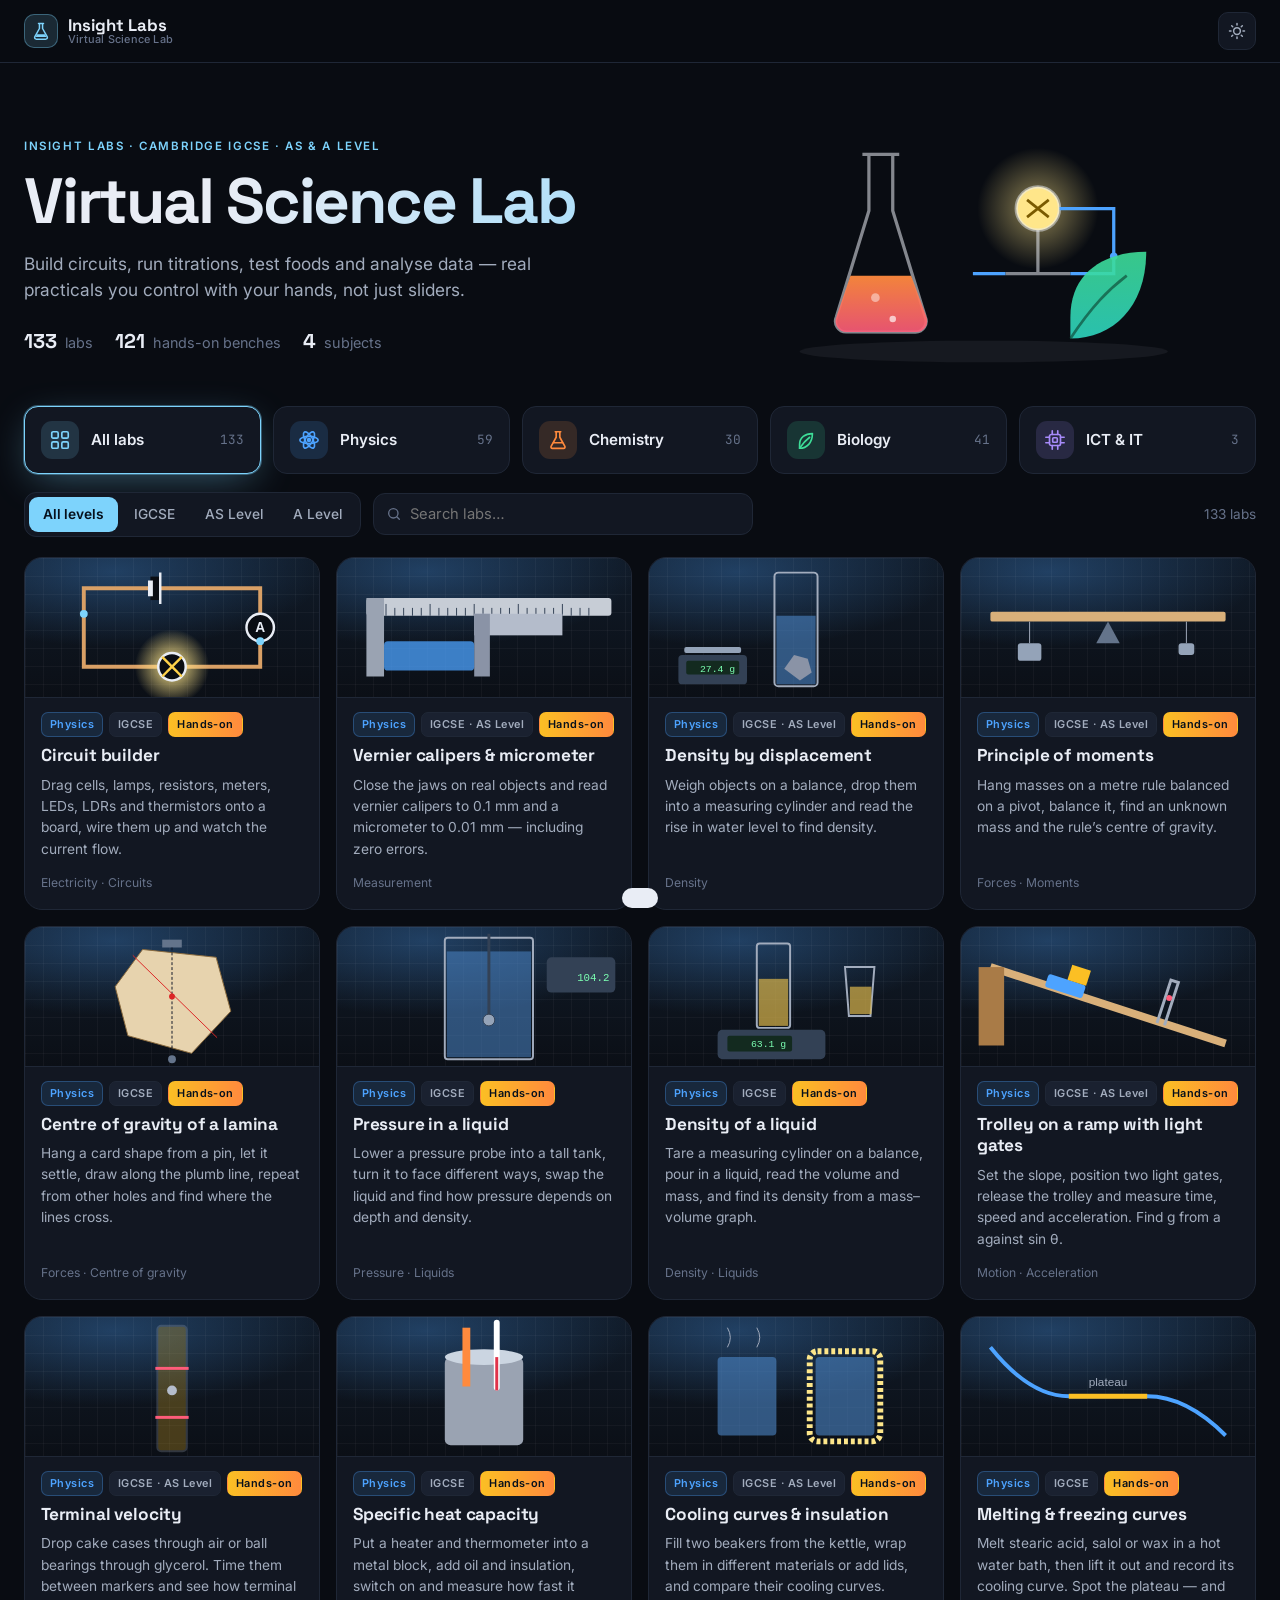
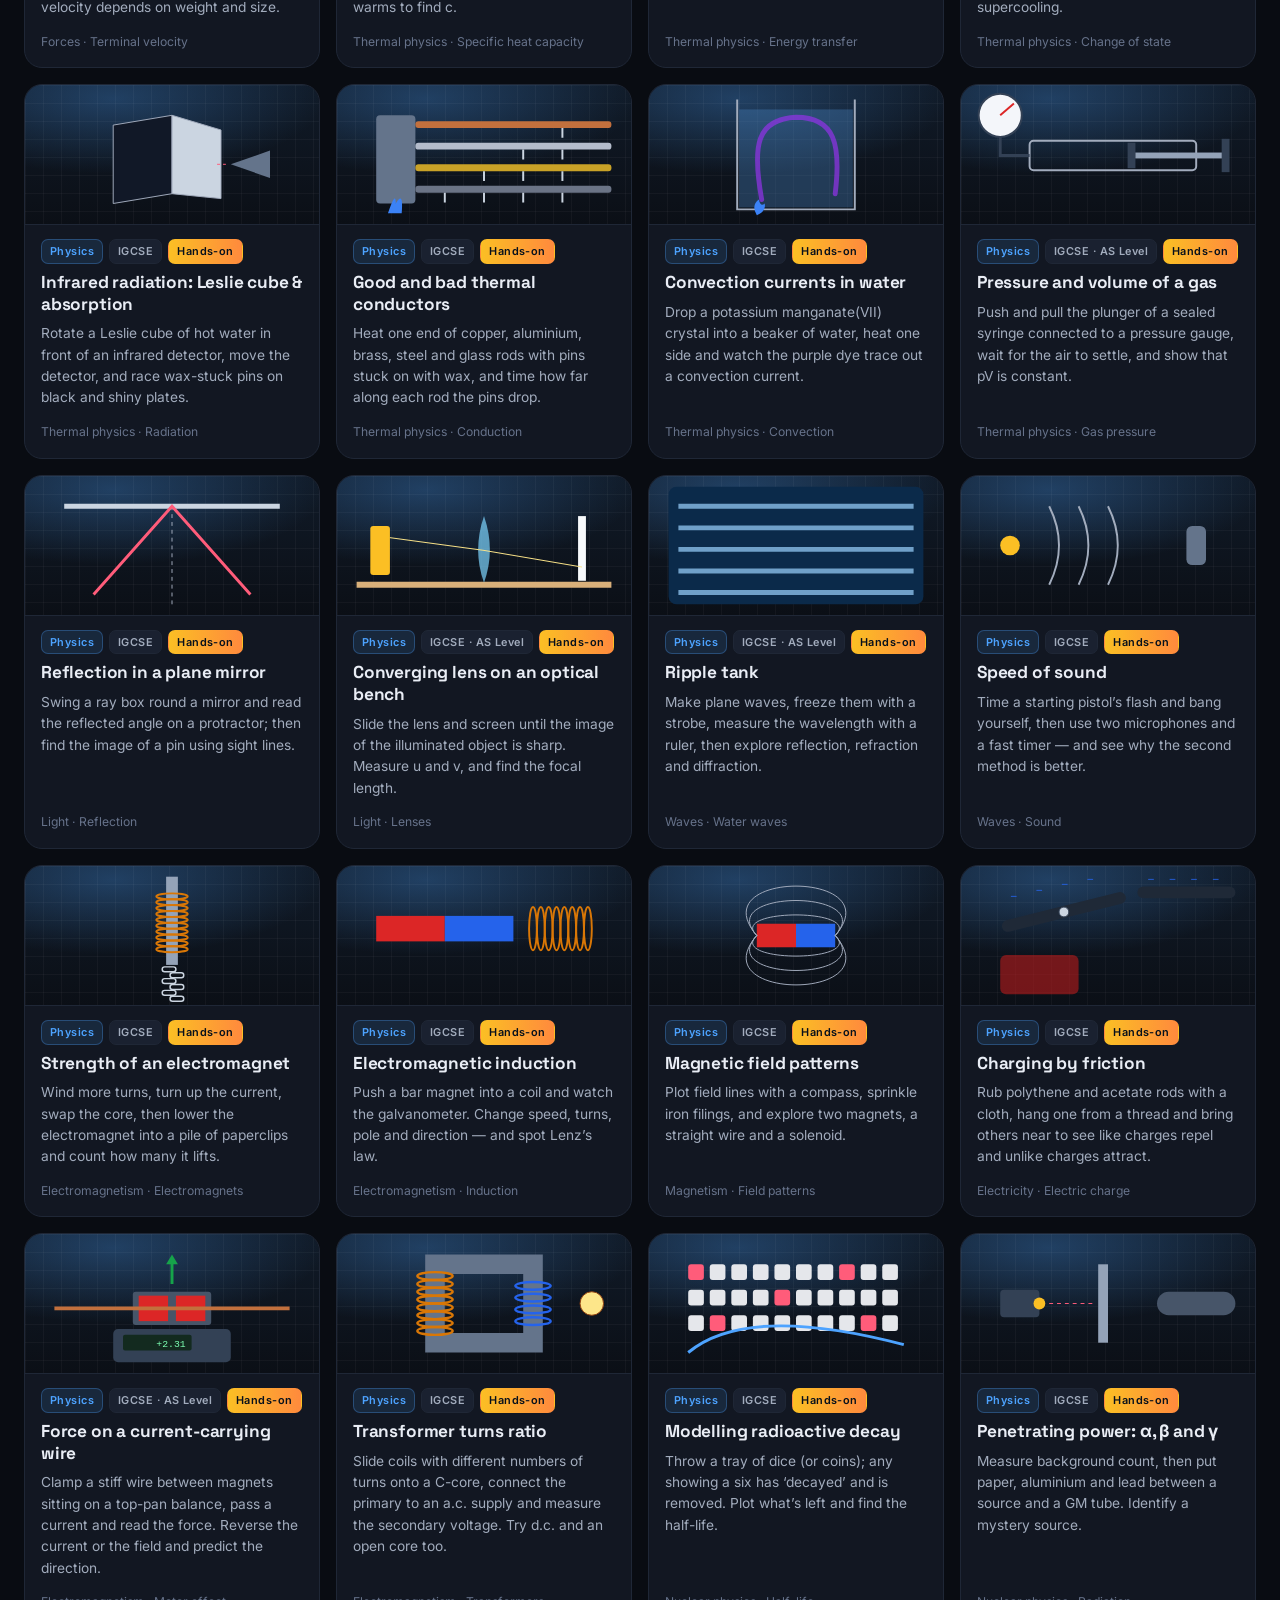
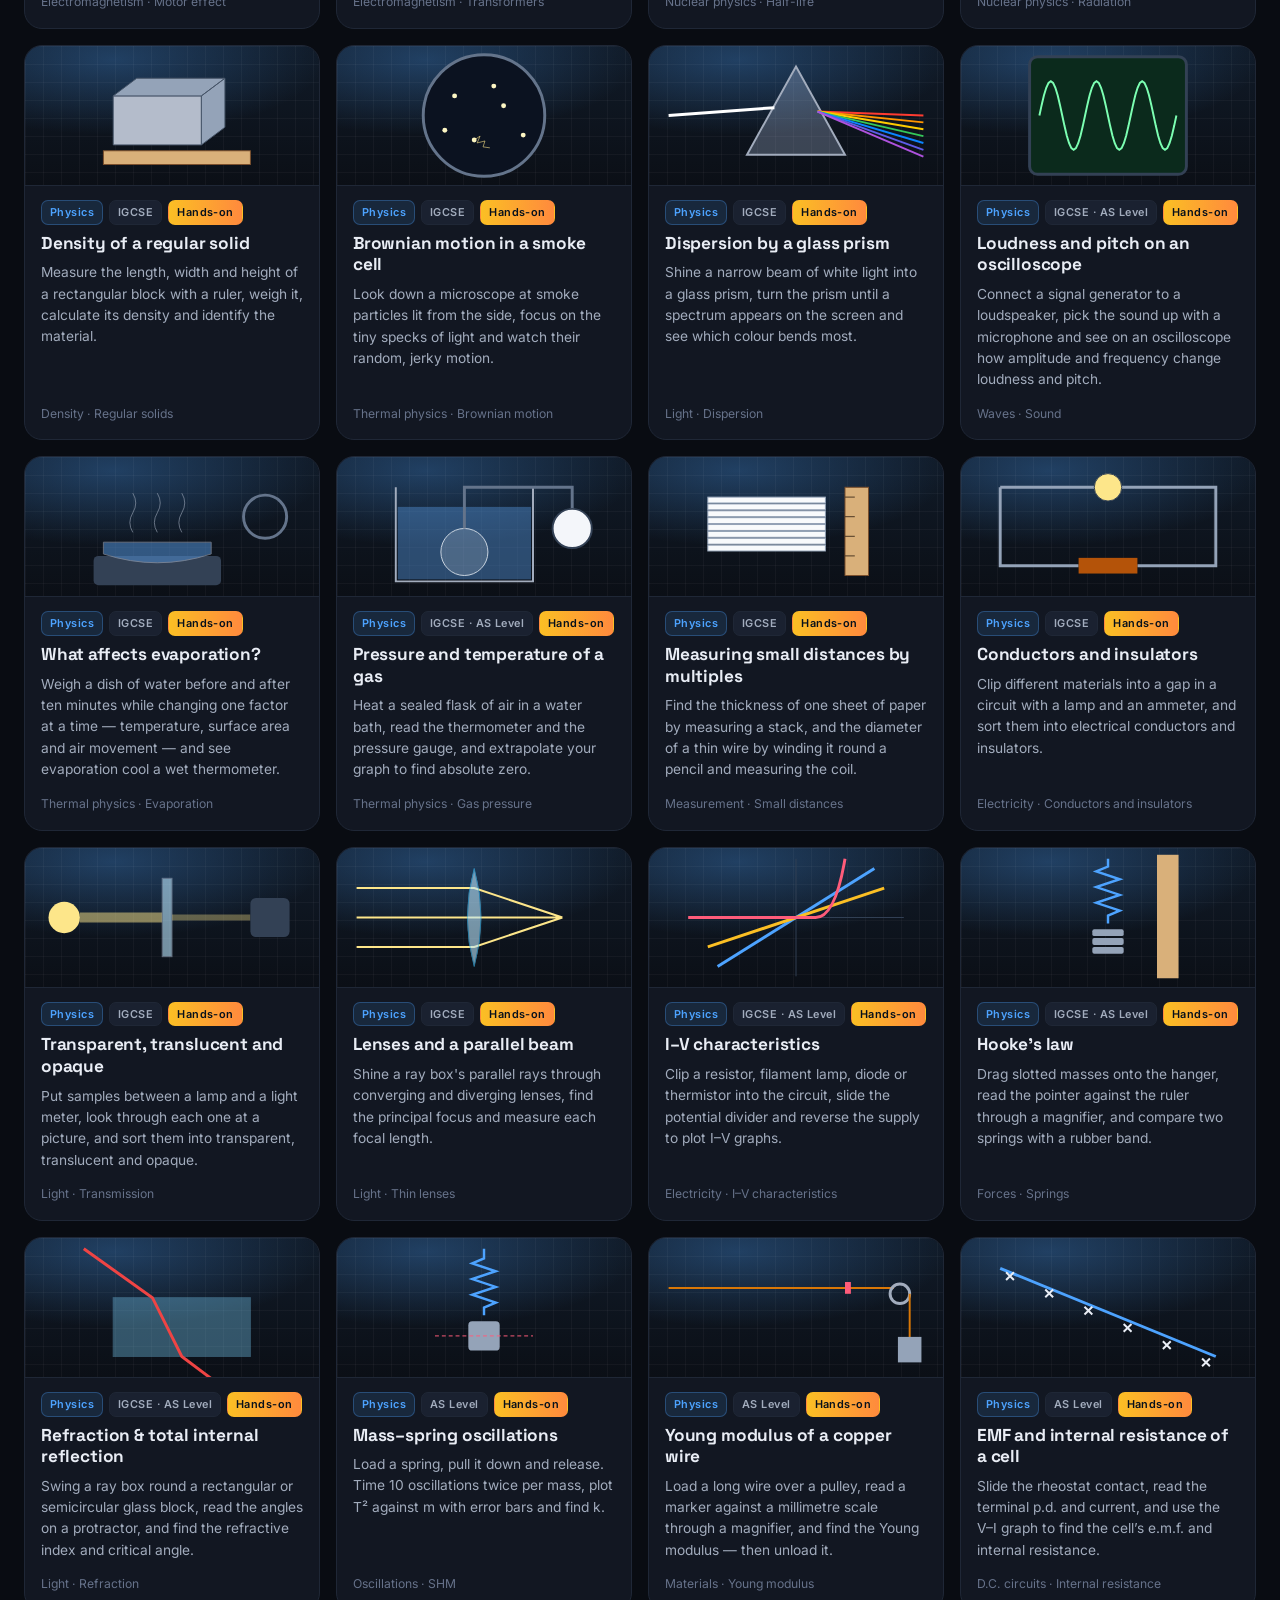
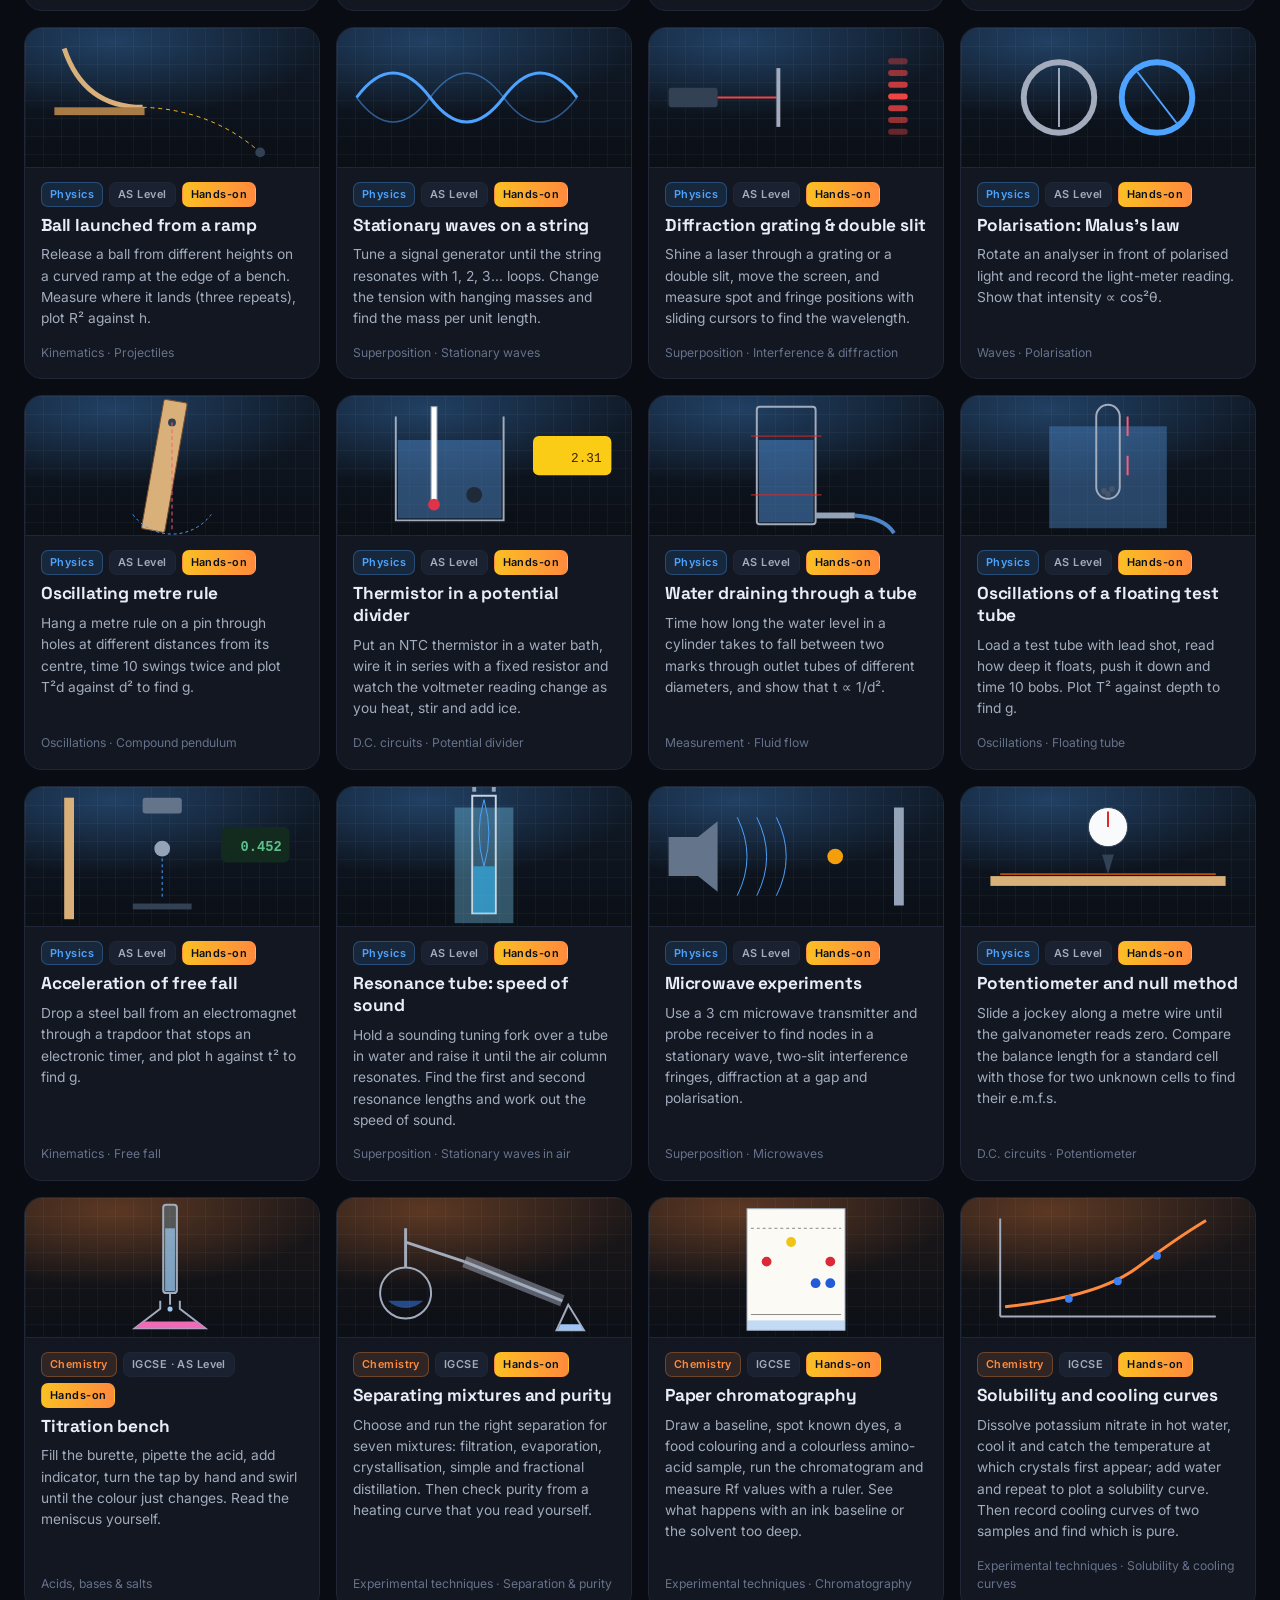
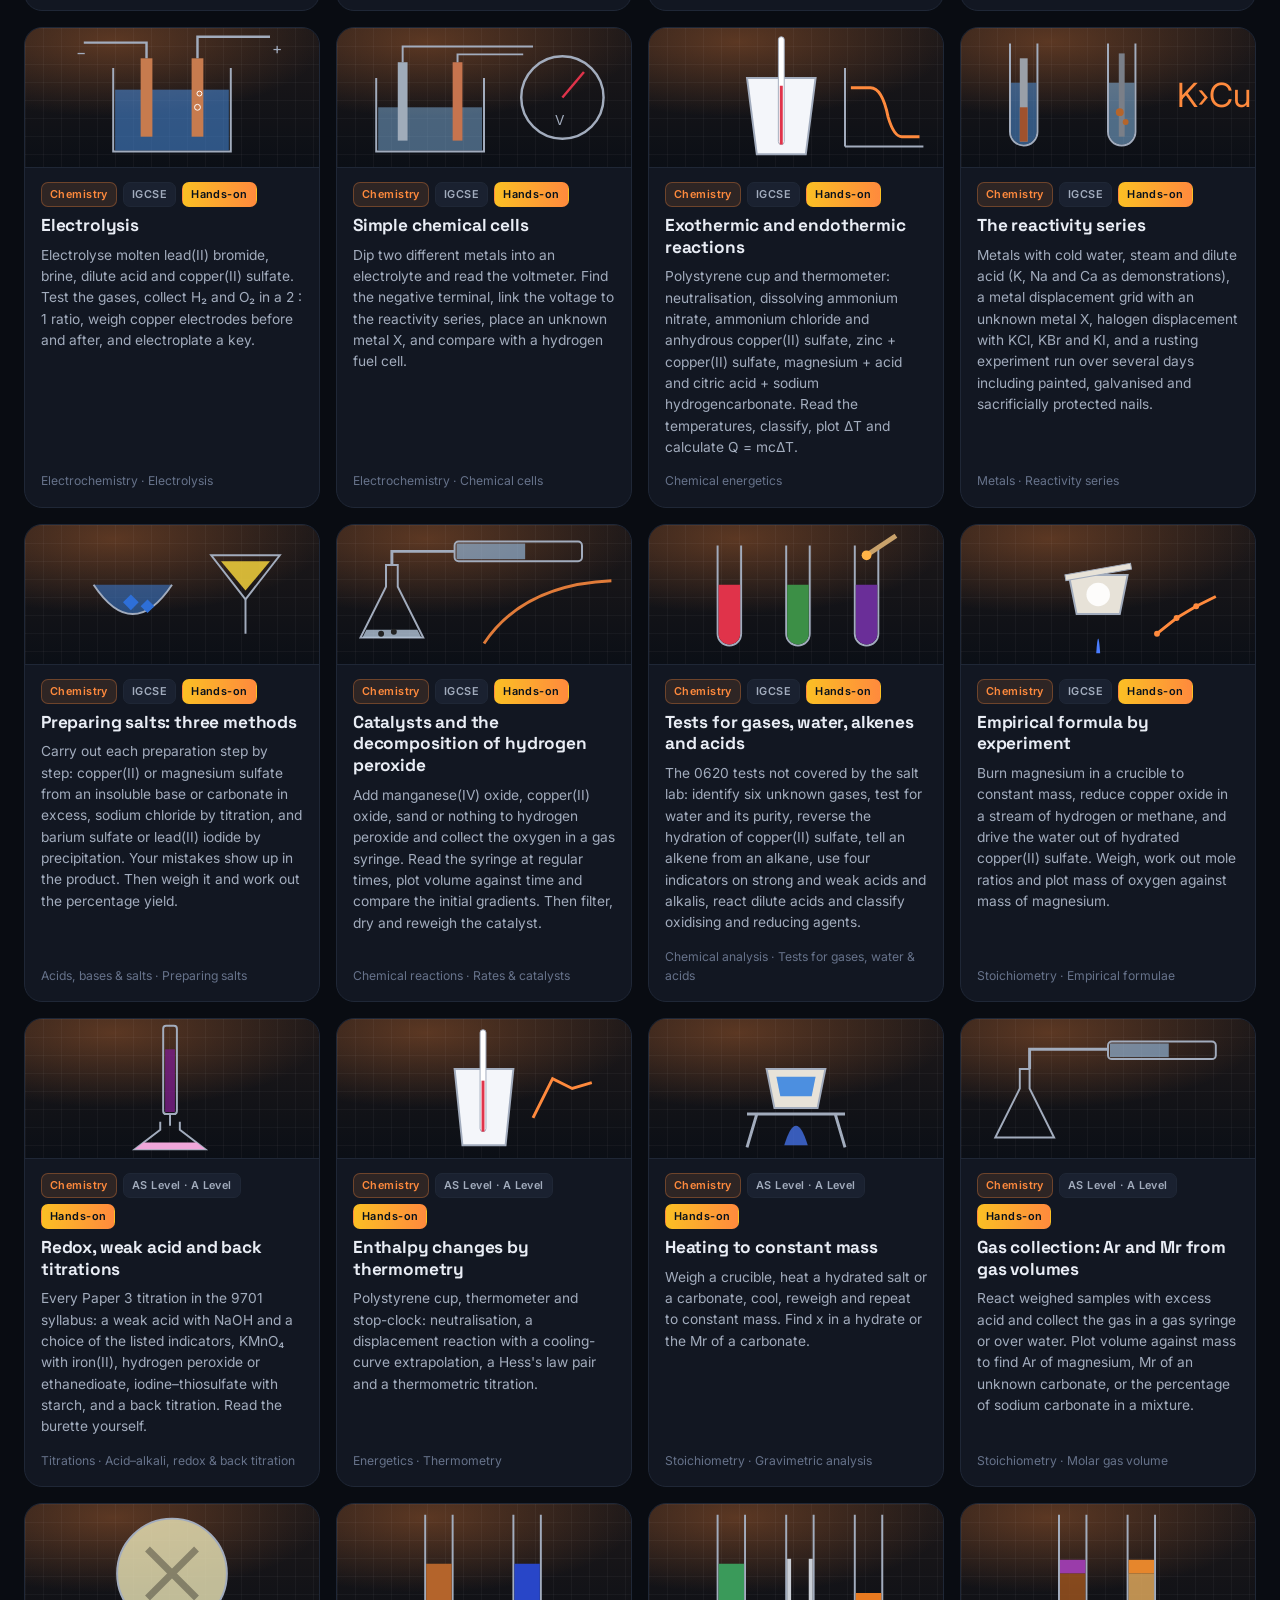
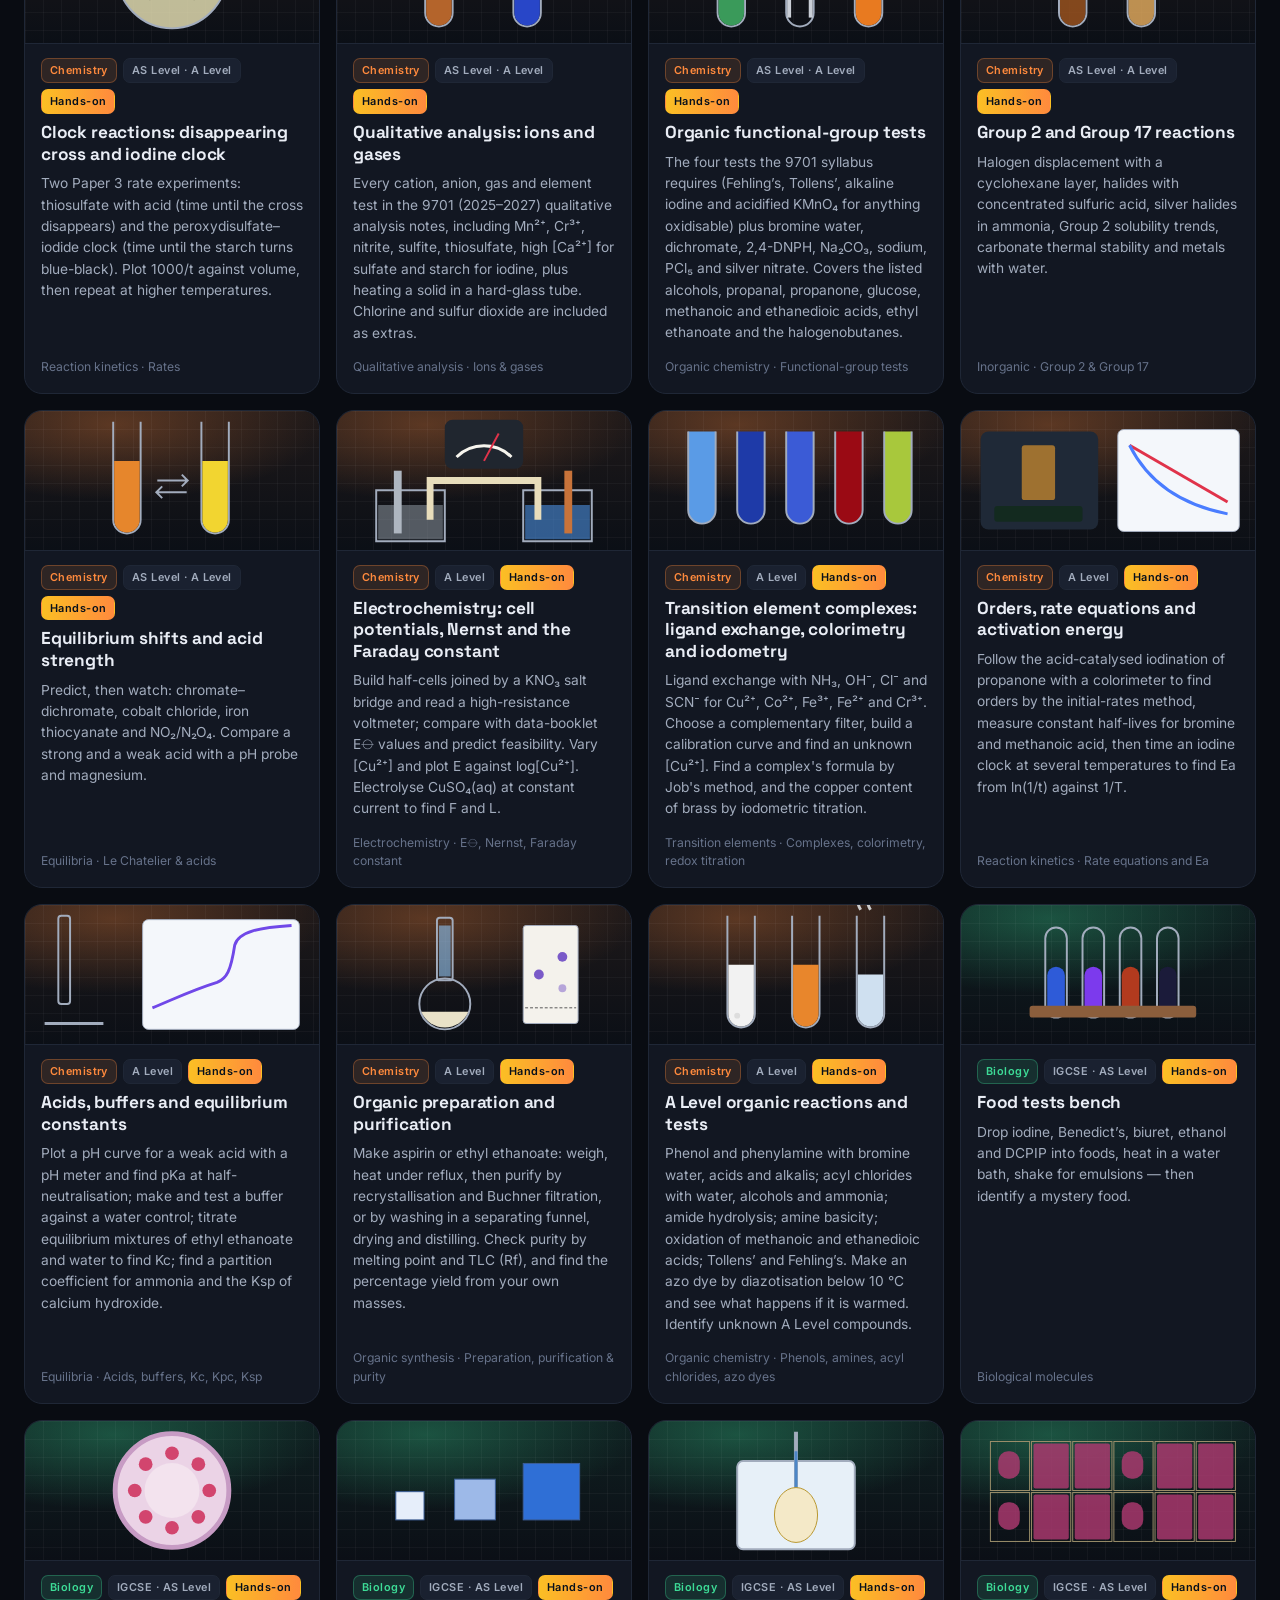
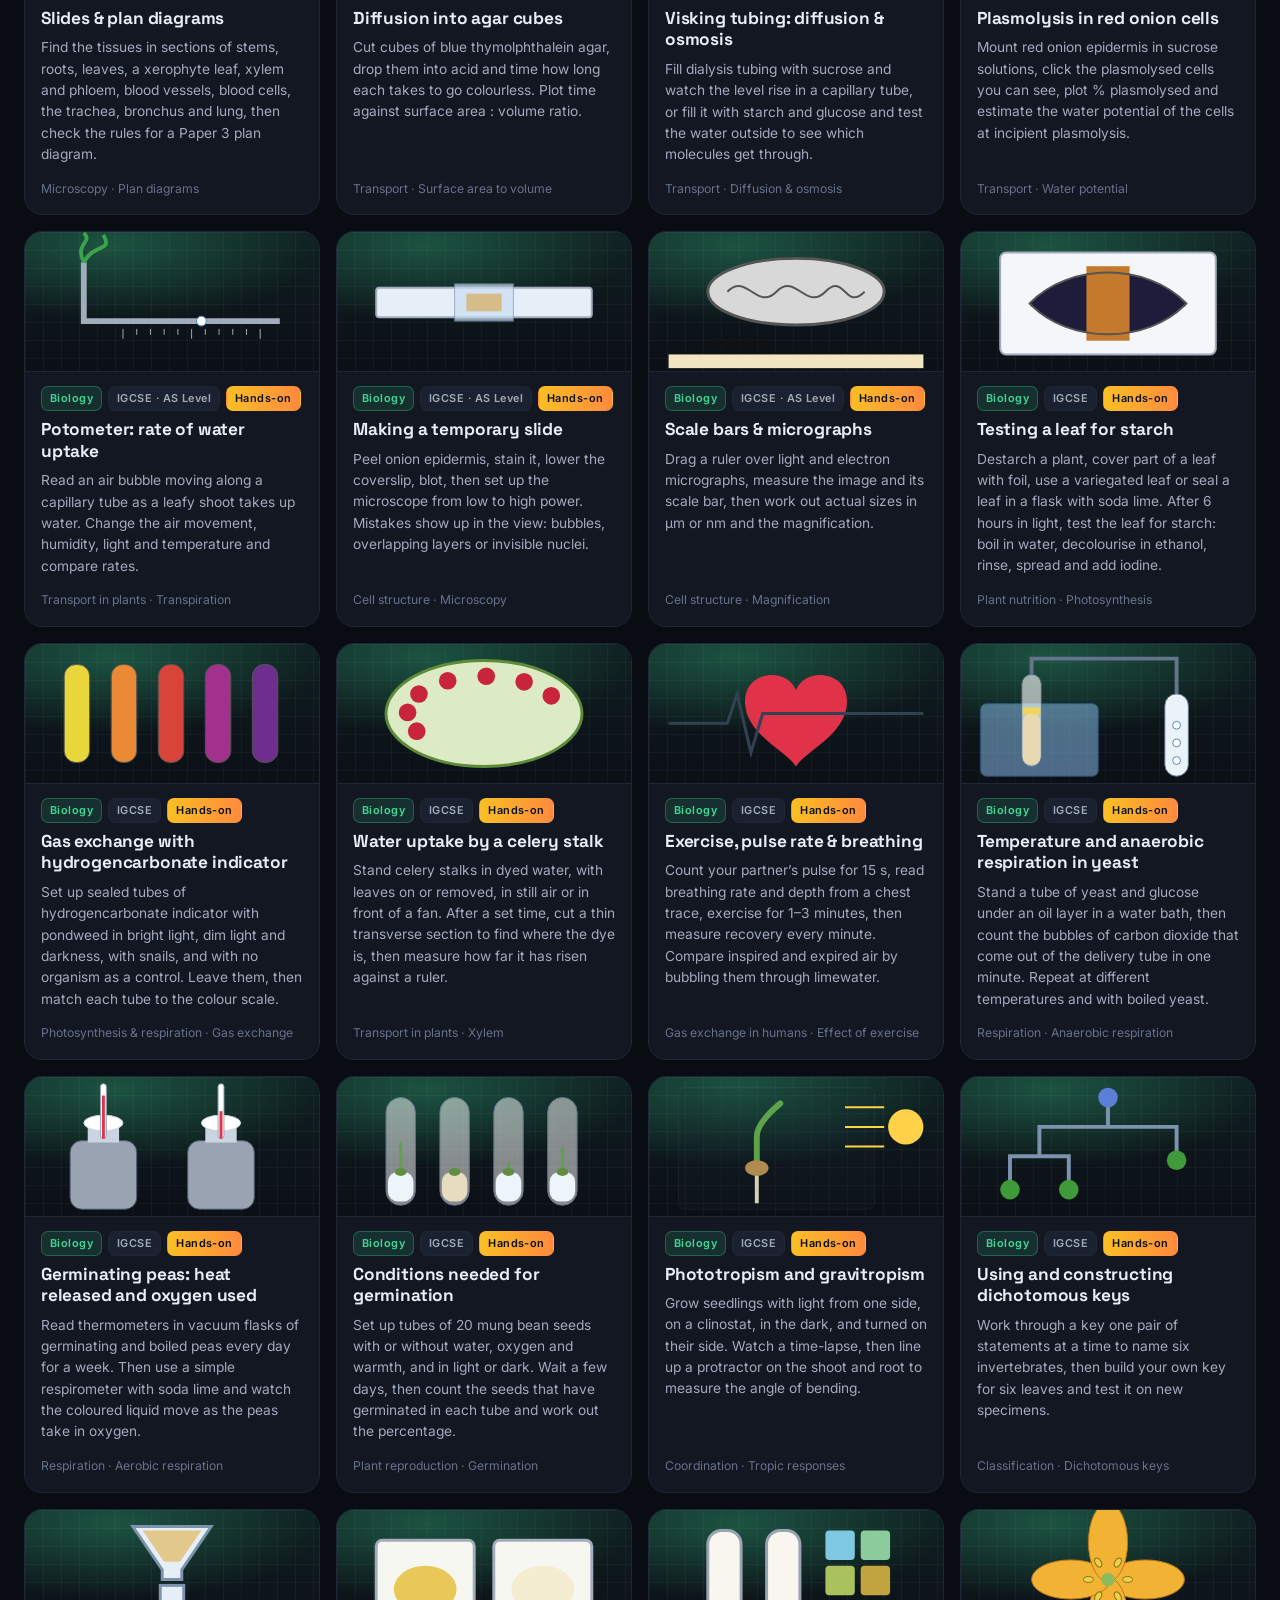
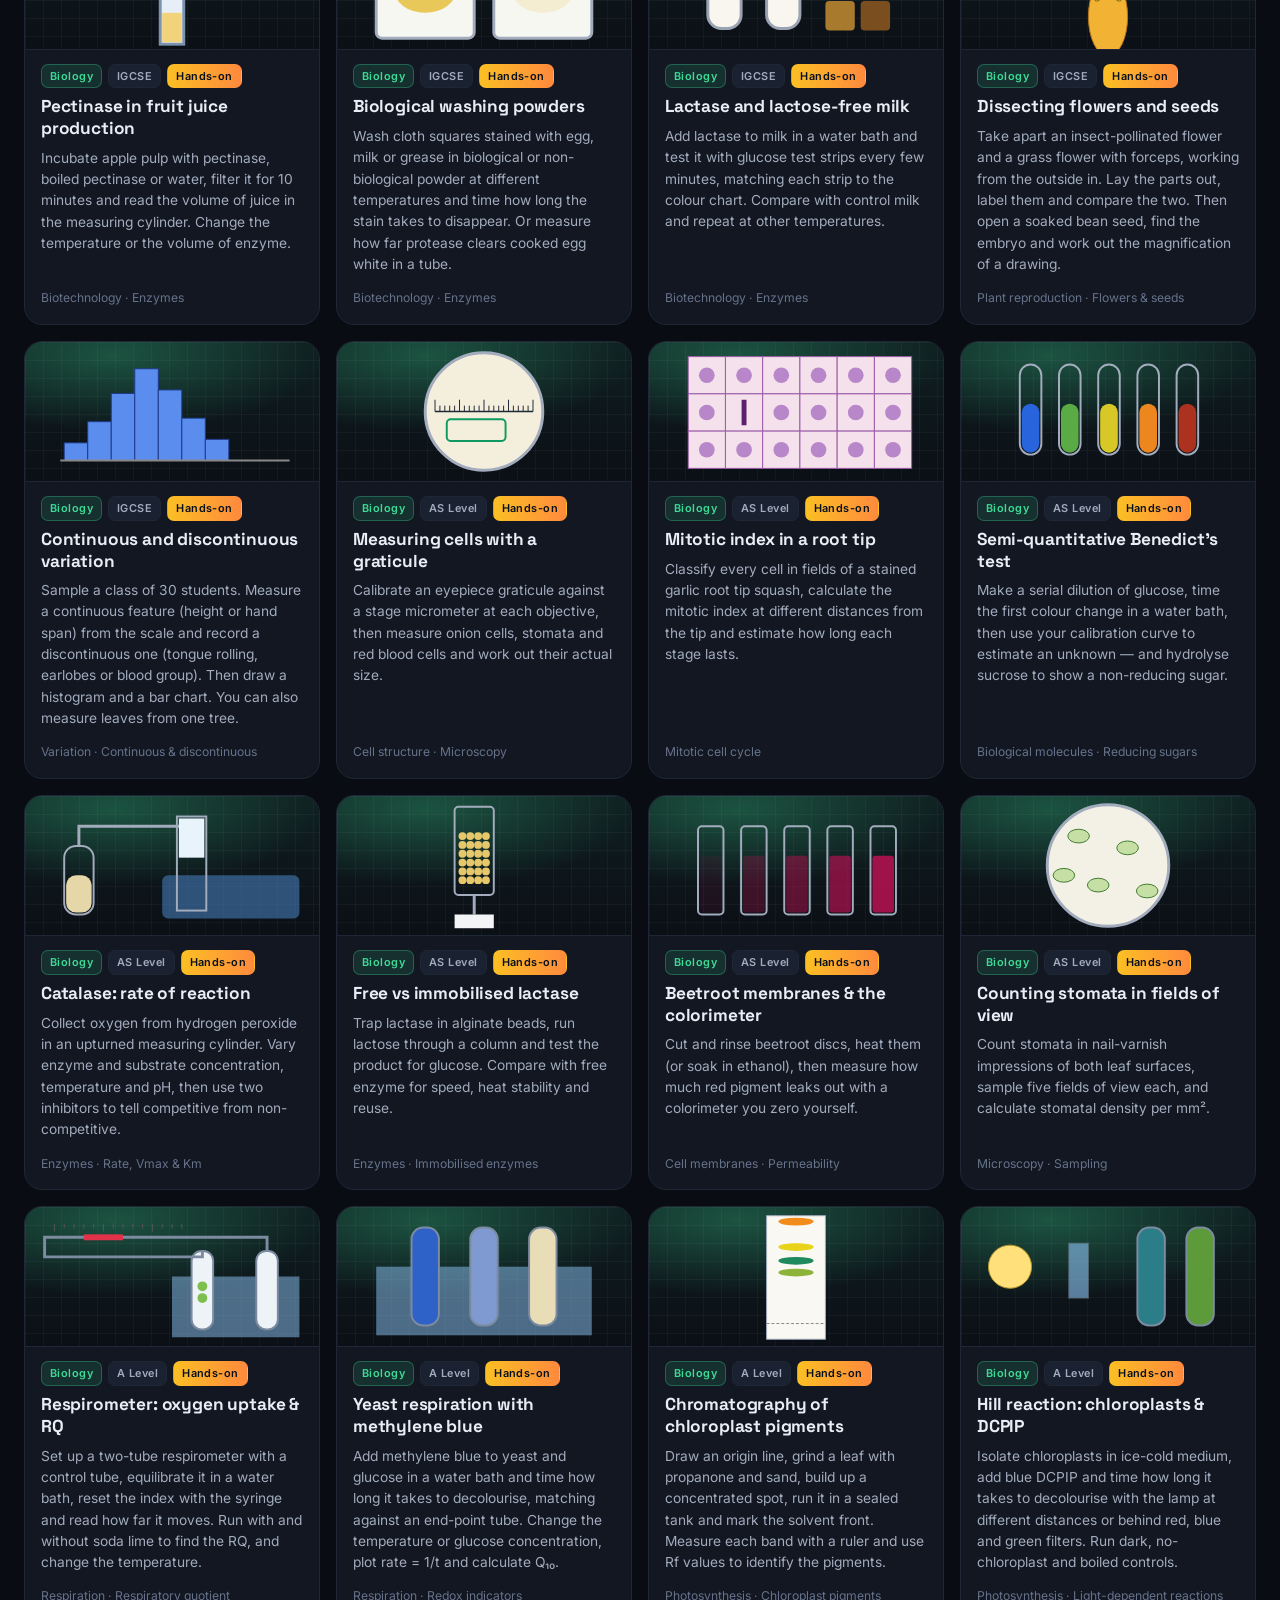
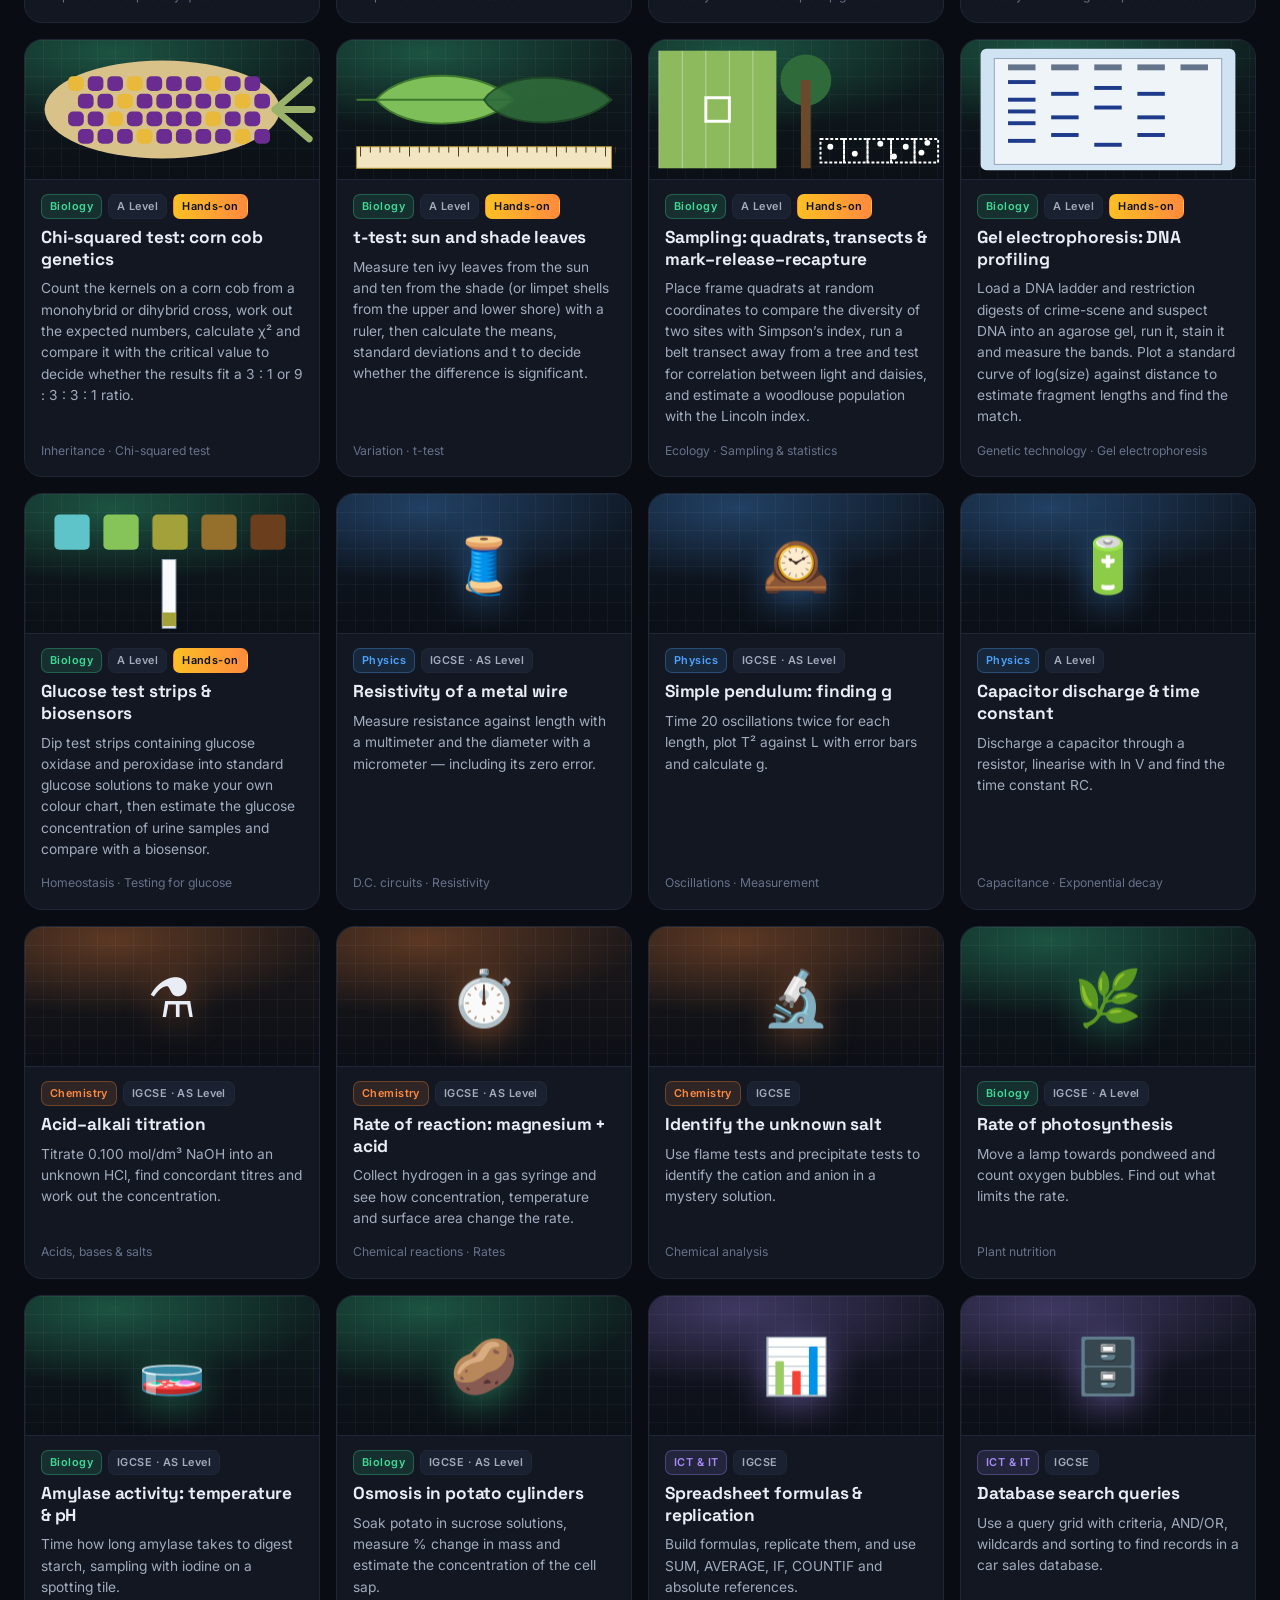
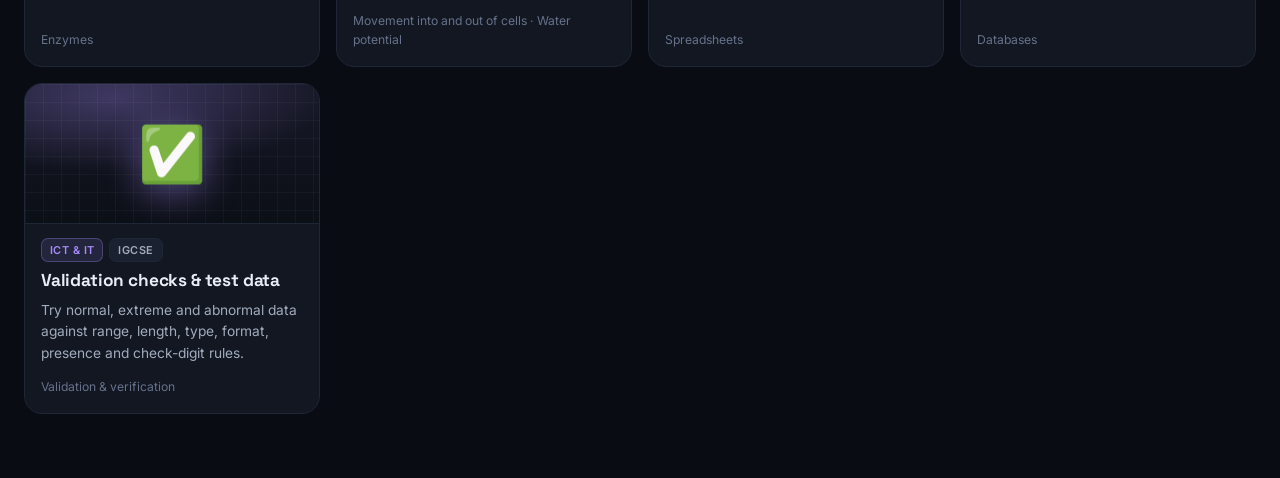
<file: index.html>
<!DOCTYPE html>
<html lang="en" data-mode="dark" data-subject="all">
<!--
  INSIGHT LABS · Virtual Science Lab · Cambridge IGCSE, AS & A Level
  core.js     router, hub, notebook (results table + graph), helpers
  sims/*.js   experiments; each one calls Lab.register({...})
-->
<head>
<meta charset="UTF-8">
<meta name="viewport" content="width=device-width, initial-scale=1.0">
<title>Insight Labs — Virtual Science Lab</title>
<meta name="description" content="Hands-on virtual practicals for Cambridge IGCSE, AS and A Level Physics, Chemistry, Biology and ICT: build circuits, run titrations, test foods, record results and plot graphs.">
<link rel="icon" href="data:image/svg+xml,<svg xmlns='http://www.w3.org/2000/svg' viewBox='0 0 100 100'><text y='.9em' font-size='90'>🧪</text></svg>">
<link rel="preconnect" href="https://fonts.googleapis.com">
<link rel="preconnect" href="https://fonts.gstatic.com" crossorigin>
<link href="https://fonts.googleapis.com/css2?family=Inter:wght@400;500;600;700&family=Space+Grotesk:wght@500;600;700&family=JetBrains+Mono:wght@500;600&display=swap" rel="stylesheet">
<script>
(function(){
  try{ var m = localStorage.getItem('vlab-mode'); if (m === 'light' || m === 'dark') document.documentElement.setAttribute('data-mode', m); }catch(e){}
})();
</script>
<link rel="stylesheet" href="lab.css">
</head>
<body class="on-hub">

<header class="nav">
  <a class="brand" href="#/">
    <span class="logo" aria-hidden="true"><svg viewBox="0 0 32 32"><path d="M12 4h8M13.5 4v8L6 25.5A2.5 2.5 0 0 0 8.2 29h15.6a2.5 2.5 0 0 0 2.2-3.5L18.5 12V4" fill="none" stroke="currentColor" stroke-width="2.4" stroke-linecap="round" stroke-linejoin="round"/><path d="M9.5 21h13l2 4.5H7.5z" fill="currentColor"/></svg></span>
    <span class="brand-txt">Insight Labs<small>Virtual Science Lab</small></span>
  </a>
  <button class="mode-btn" type="button" id="mode-btn" onclick="Lab.toggleMode()" aria-label="Switch light or dark mode" title="Light / dark">
    <svg class="i-sun" viewBox="0 0 24 24" fill="none" stroke="currentColor" stroke-width="2" stroke-linecap="round"><circle cx="12" cy="12" r="4.5"/><path d="M12 2v2M12 20v2M4.9 4.9l1.4 1.4M17.7 17.7l1.4 1.4M2 12h2M20 12h2M4.9 19.1l1.4-1.4M17.7 6.3l1.4-1.4"/></svg>
    <svg class="i-moon" viewBox="0 0 24 24" fill="none" stroke="currentColor" stroke-width="2" stroke-linecap="round" stroke-linejoin="round"><path d="M21 12.8A9 9 0 1 1 11.2 3a7 7 0 0 0 9.8 9.8z"/></svg>
  </button>
</header>

<main class="wrap" id="app" role="main"></main>
<div class="toast" id="toast" role="status" aria-live="polite"></div>

<script src="core.js"></script>
<script src="sims/kit.js"></script>
<script src="sims/circuit-builder.js"></script>
<script src="sims/phys-measure.js"></script>
<script src="sims/phys-density.js"></script>
<script src="sims/phys-moments.js"></script>
<script src="sims/phys-statics.js"></script>
<script src="sims/phys-ramp.js"></script>
<script src="sims/phys-terminal.js"></script>
<script src="sims/phys-heat.js"></script>
<script src="sims/phys-phase.js"></script>
<script src="sims/phys-thermal2.js"></script>
<script src="sims/phys-optics.js"></script>
<script src="sims/phys-waves.js"></script>
<script src="sims/phys-em.js"></script>
<script src="sims/phys-elec2.js"></script>
<script src="sims/phys-nuclear.js"></script>
<script src="sims/phys-as1.js"></script>
<script src="sims/phys-as2.js"></script>
<script src="sims/phys-as3.js"></script>
<script src="sims/phys-igcse2.js"></script>
<script src="sims/phys-as4.js"></script>
<script src="sims/phys-igcse3.js"></script>
<script src="sims/titration-bench.js"></script>
<script src="sims/food-tests.js"></script>
<script src="sims/physics.js"></script>
<script src="sims/physics-advanced.js"></script>
<script src="sims/chemistry.js"></script>
<script src="sims/chem-kit.js"></script>
<script src="sims/chem-as1.js"></script>
<script src="sims/chem-as2.js"></script>
<script src="sims/chem-as3.js"></script>
<script src="sims/chem-ig1.js"></script>
<script src="sims/chem-ig2.js"></script>
<script src="sims/chem-ig3.js"></script>
<script src="sims/chem-ig4.js"></script>
<script src="sims/chem-ig5.js"></script>
<script src="sims/chem-a1.js"></script>
<script src="sims/chem-a2.js"></script>
<script src="sims/chem-a3.js"></script>
<script src="sims/biology.js"></script>
<script src="sims/bio-as1.js"></script>
<script src="sims/bio-as2.js"></script>
<script src="sims/bio-as3.js"></script>
<script src="sims/bio-as4.js"></script>
<script src="sims/bio-ig1.js"></script>
<script src="sims/bio-ig2.js"></script>
<script src="sims/bio-ig3.js"></script>
<script src="sims/bio-ig4.js"></script>
<script src="sims/bio-a1.js"></script>
<script src="sims/bio-a2.js"></script>
<script src="sims/ict.js"></script>
<script>Lab.start();</script>
</body>
</html>
</file>
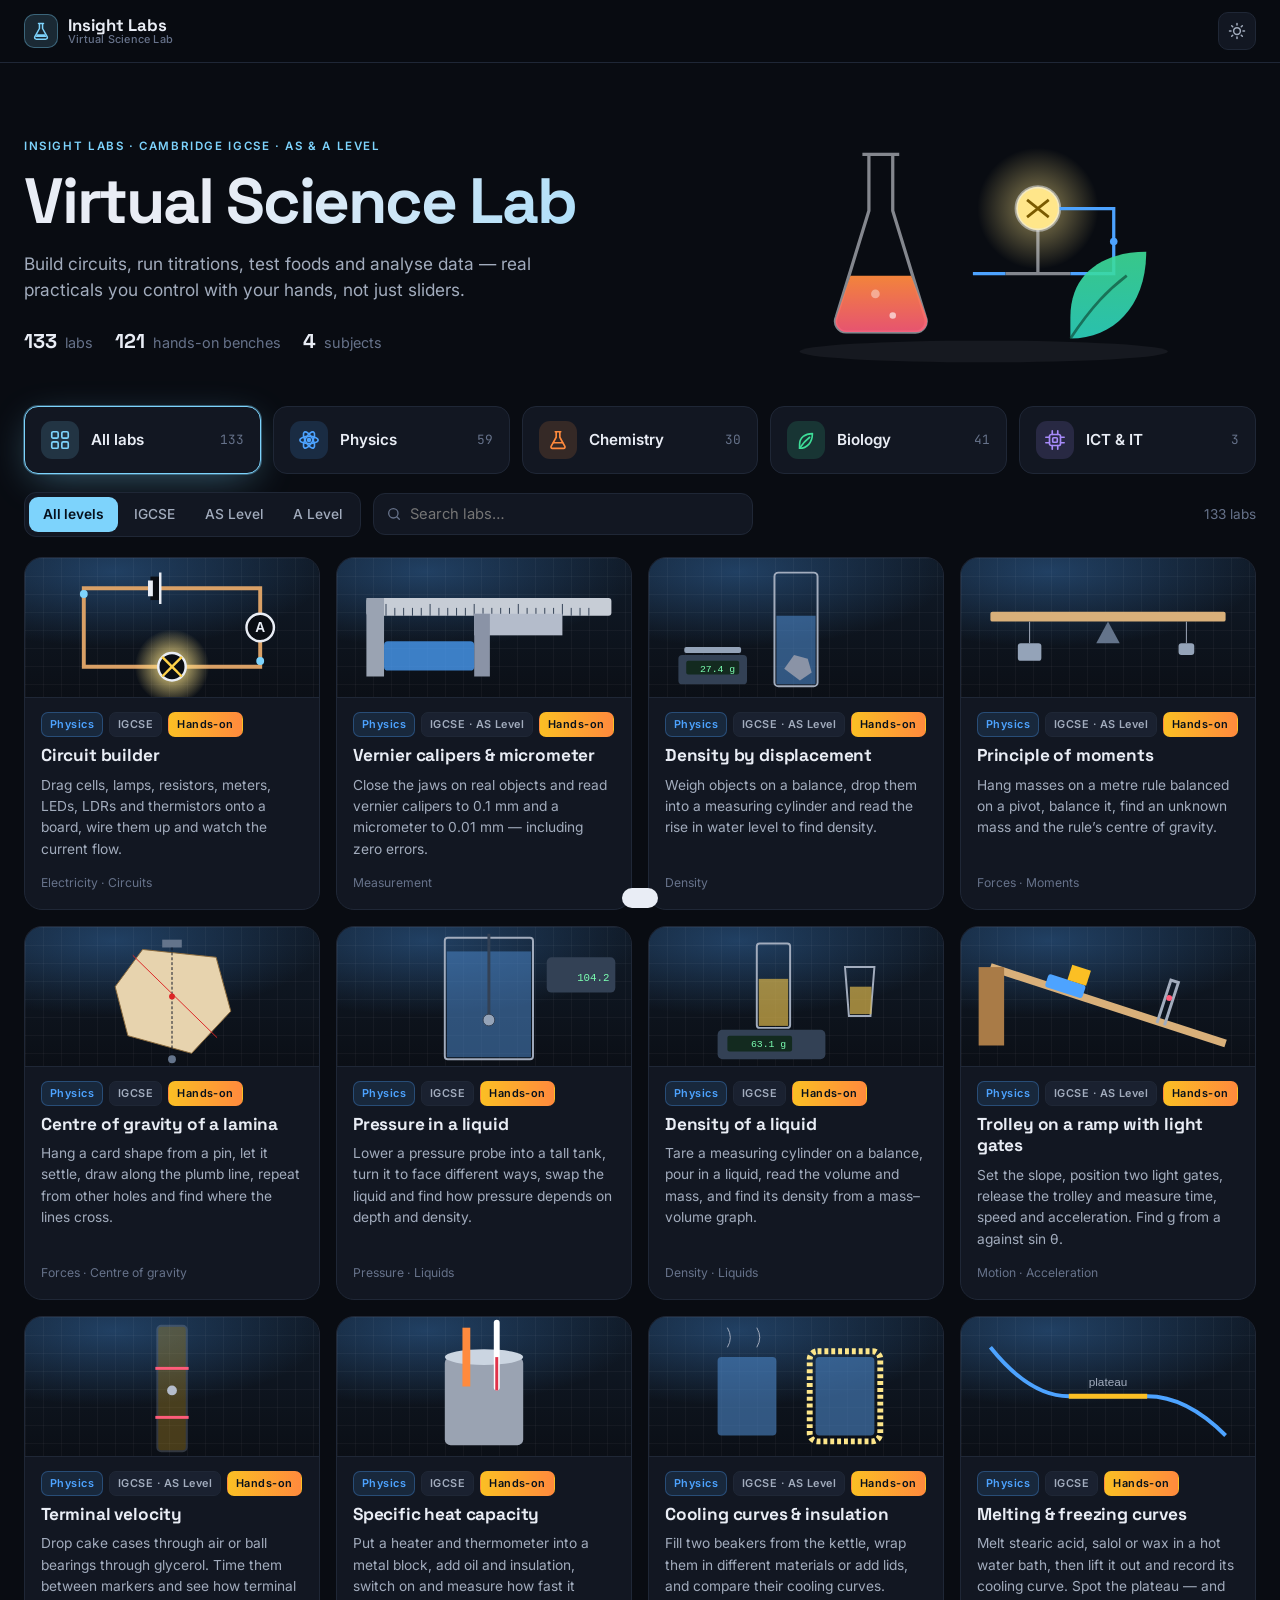
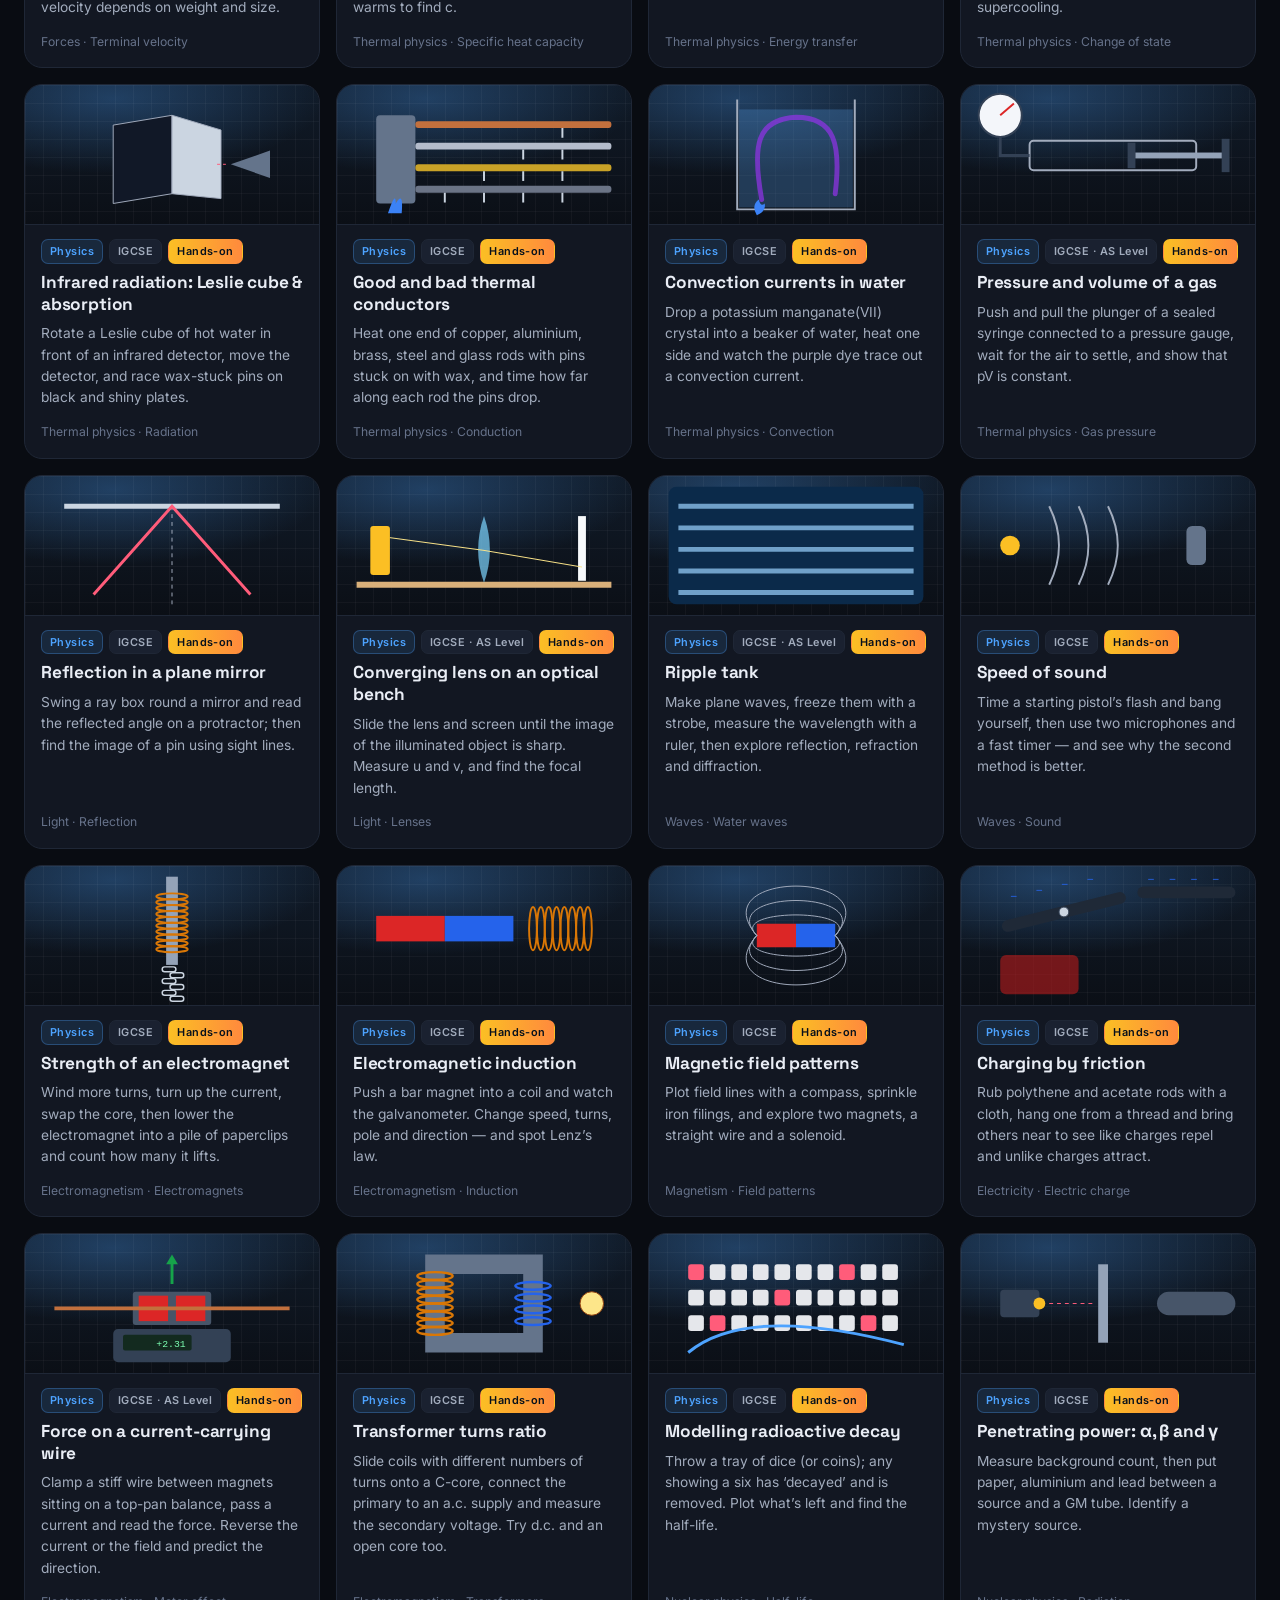
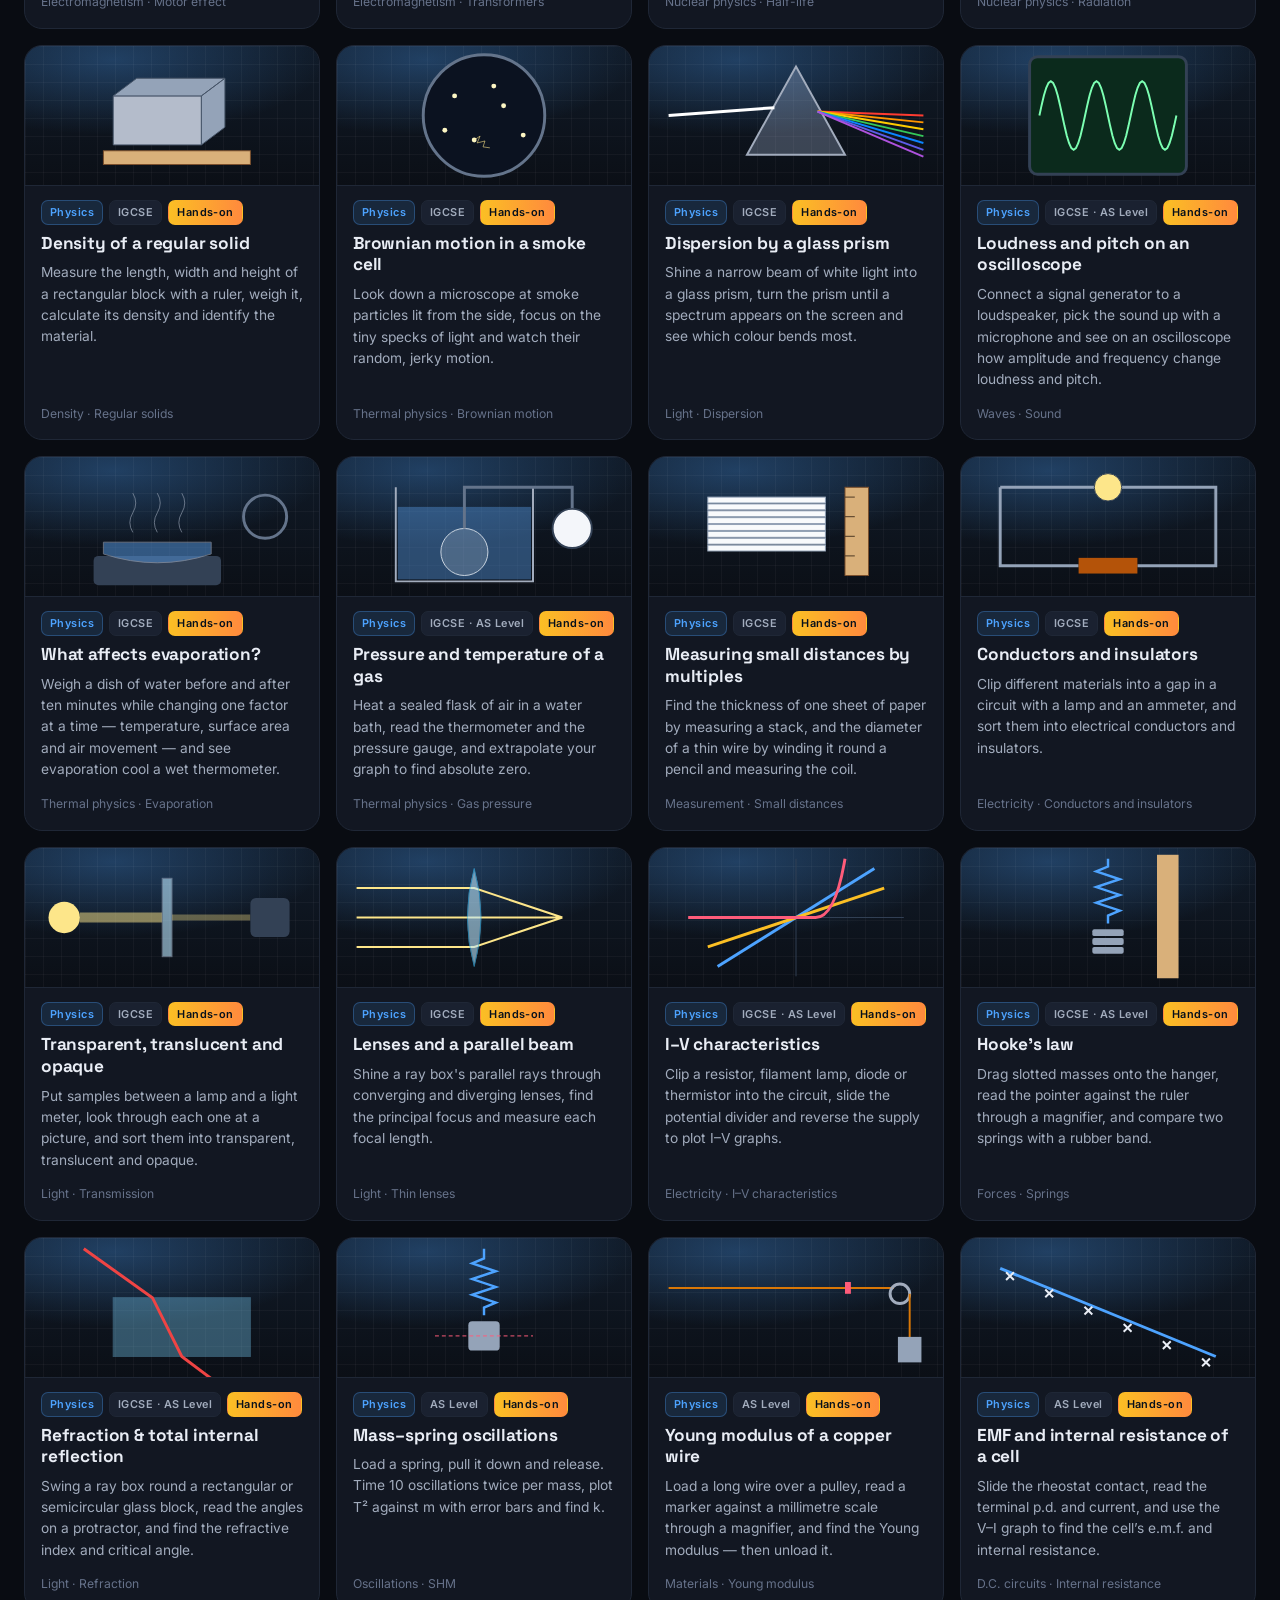
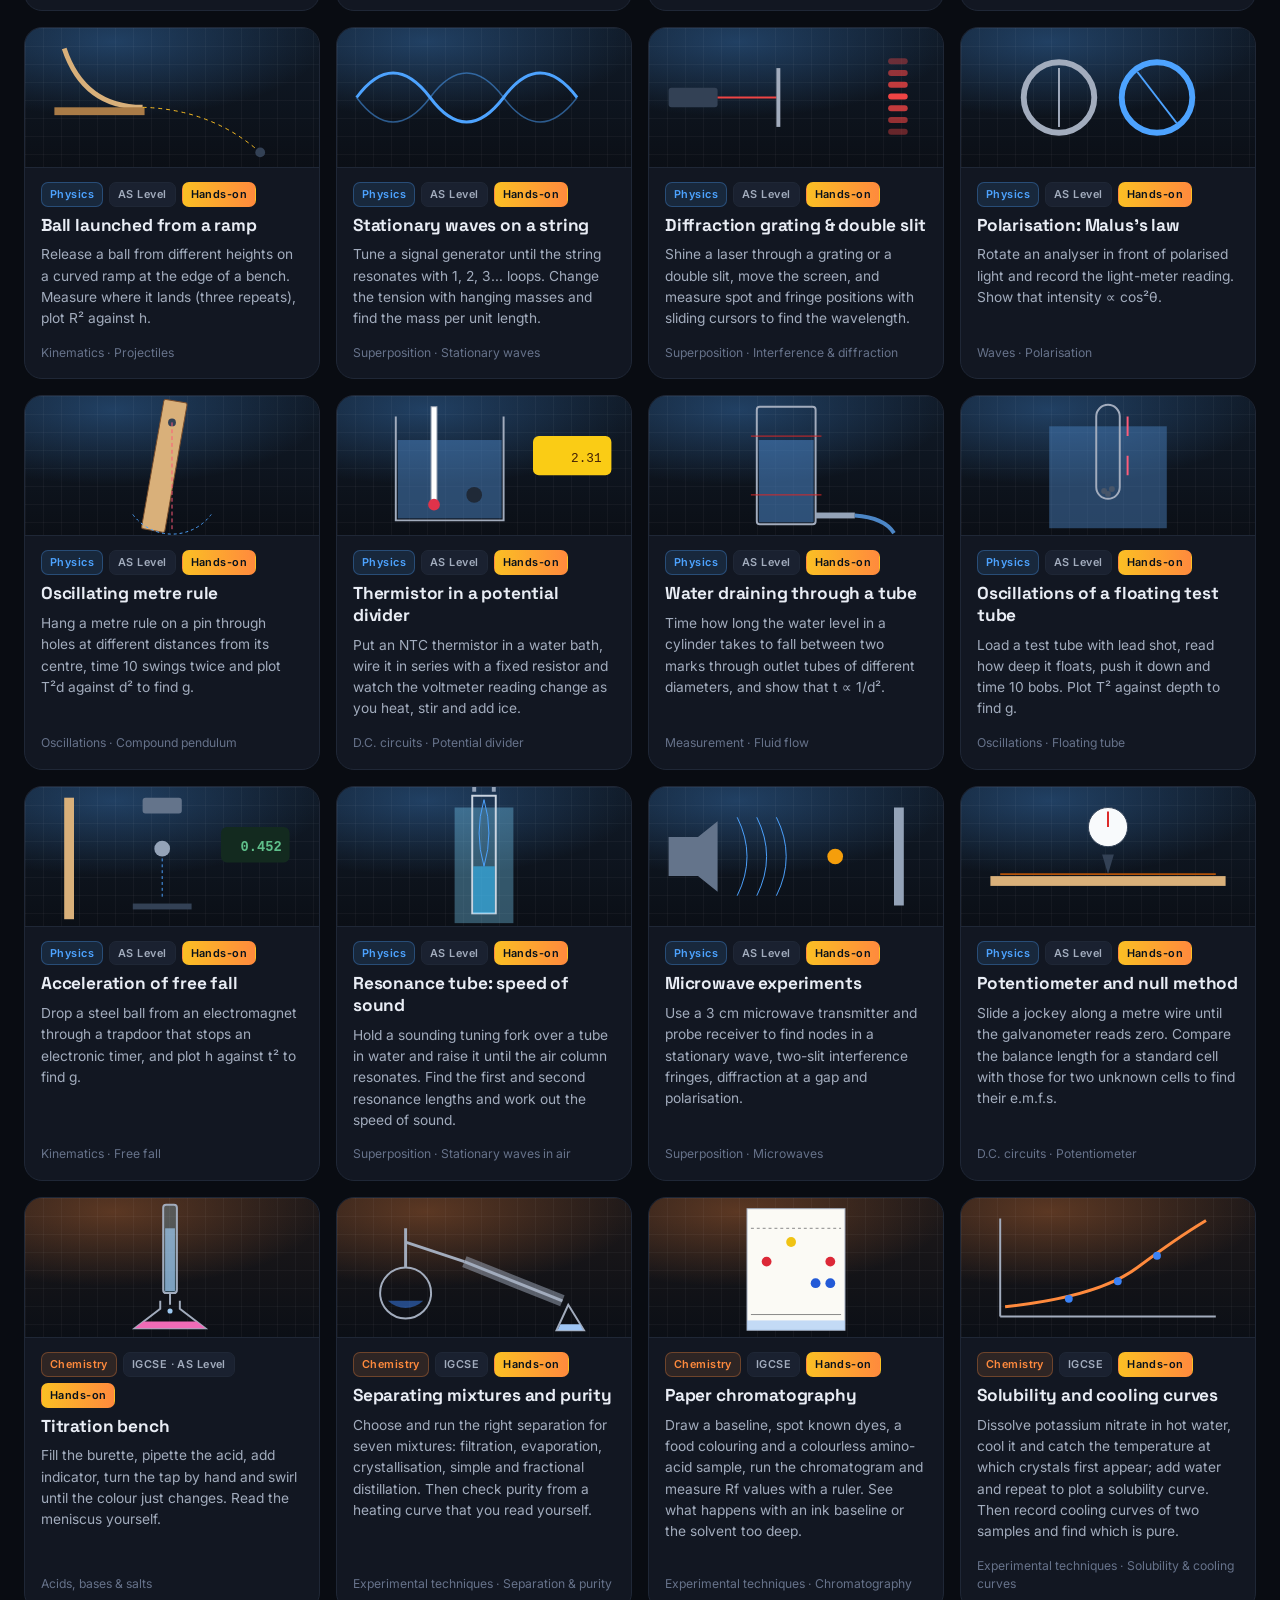
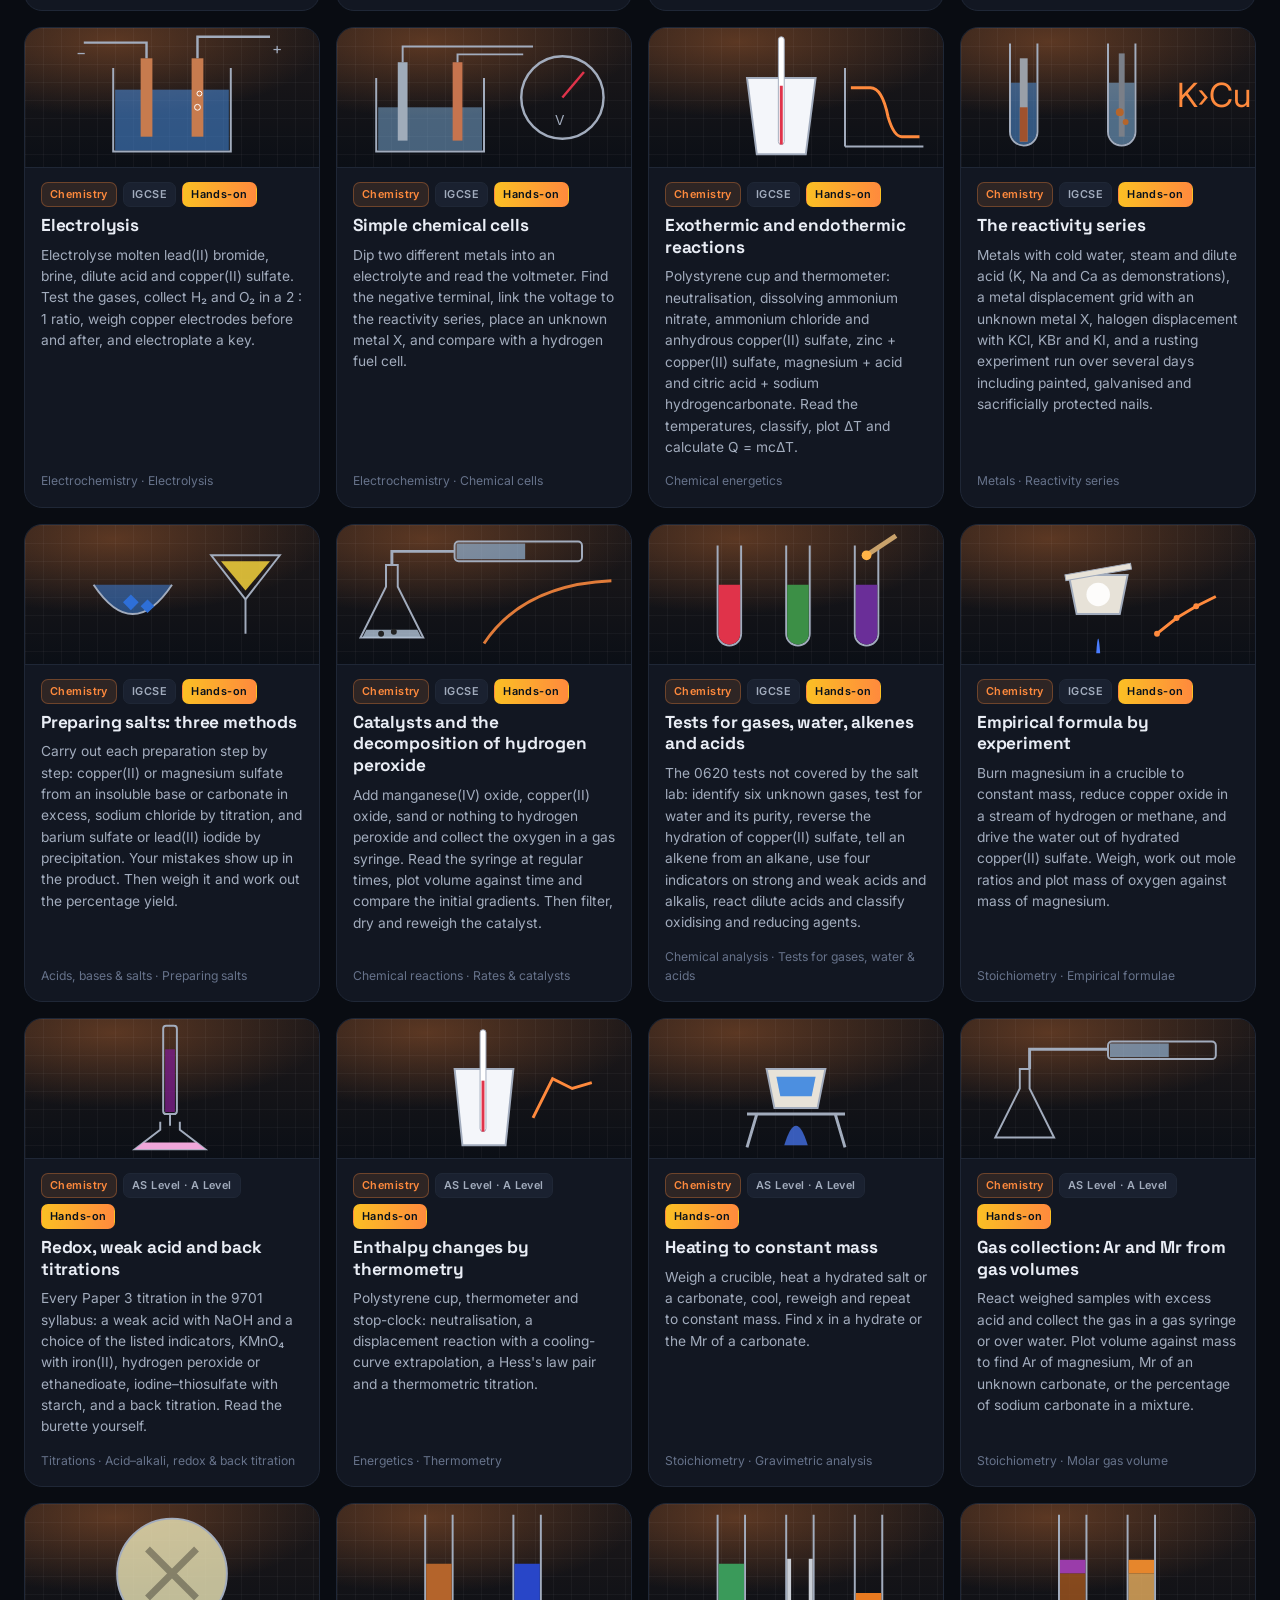
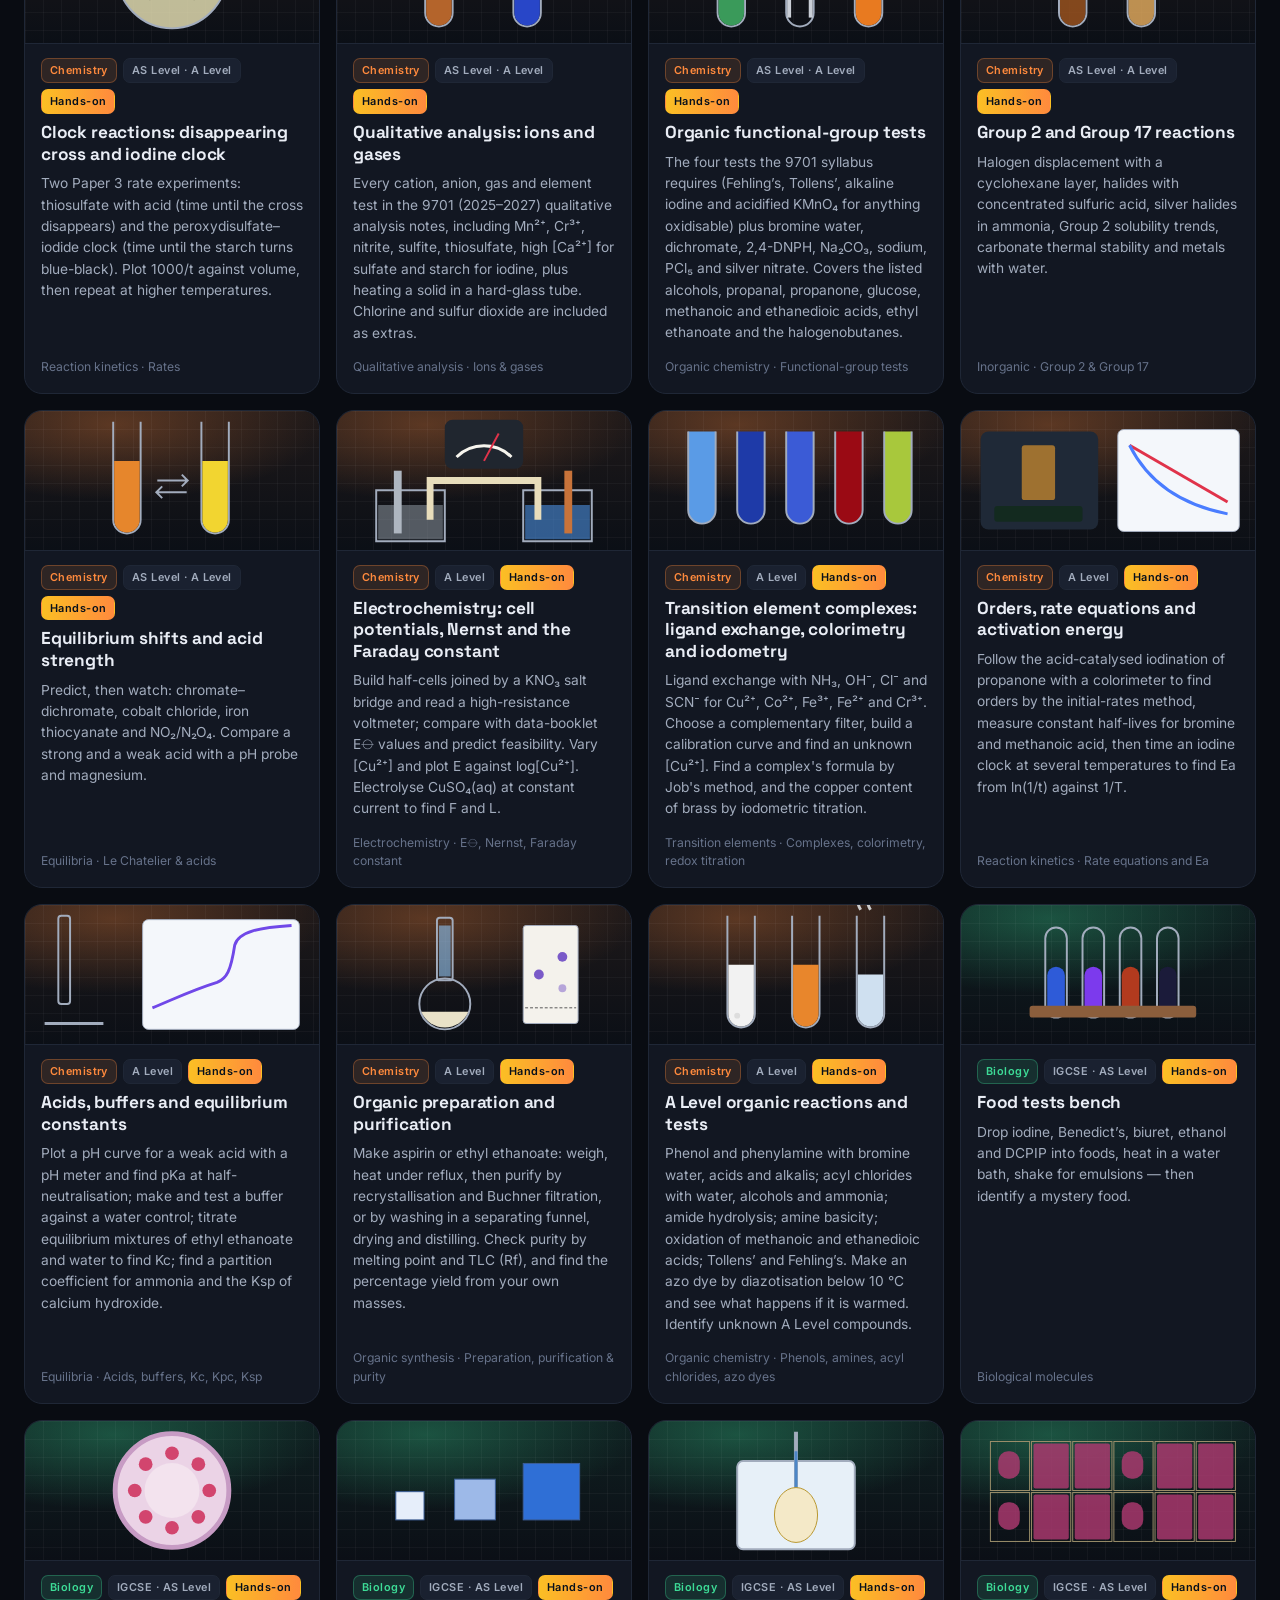
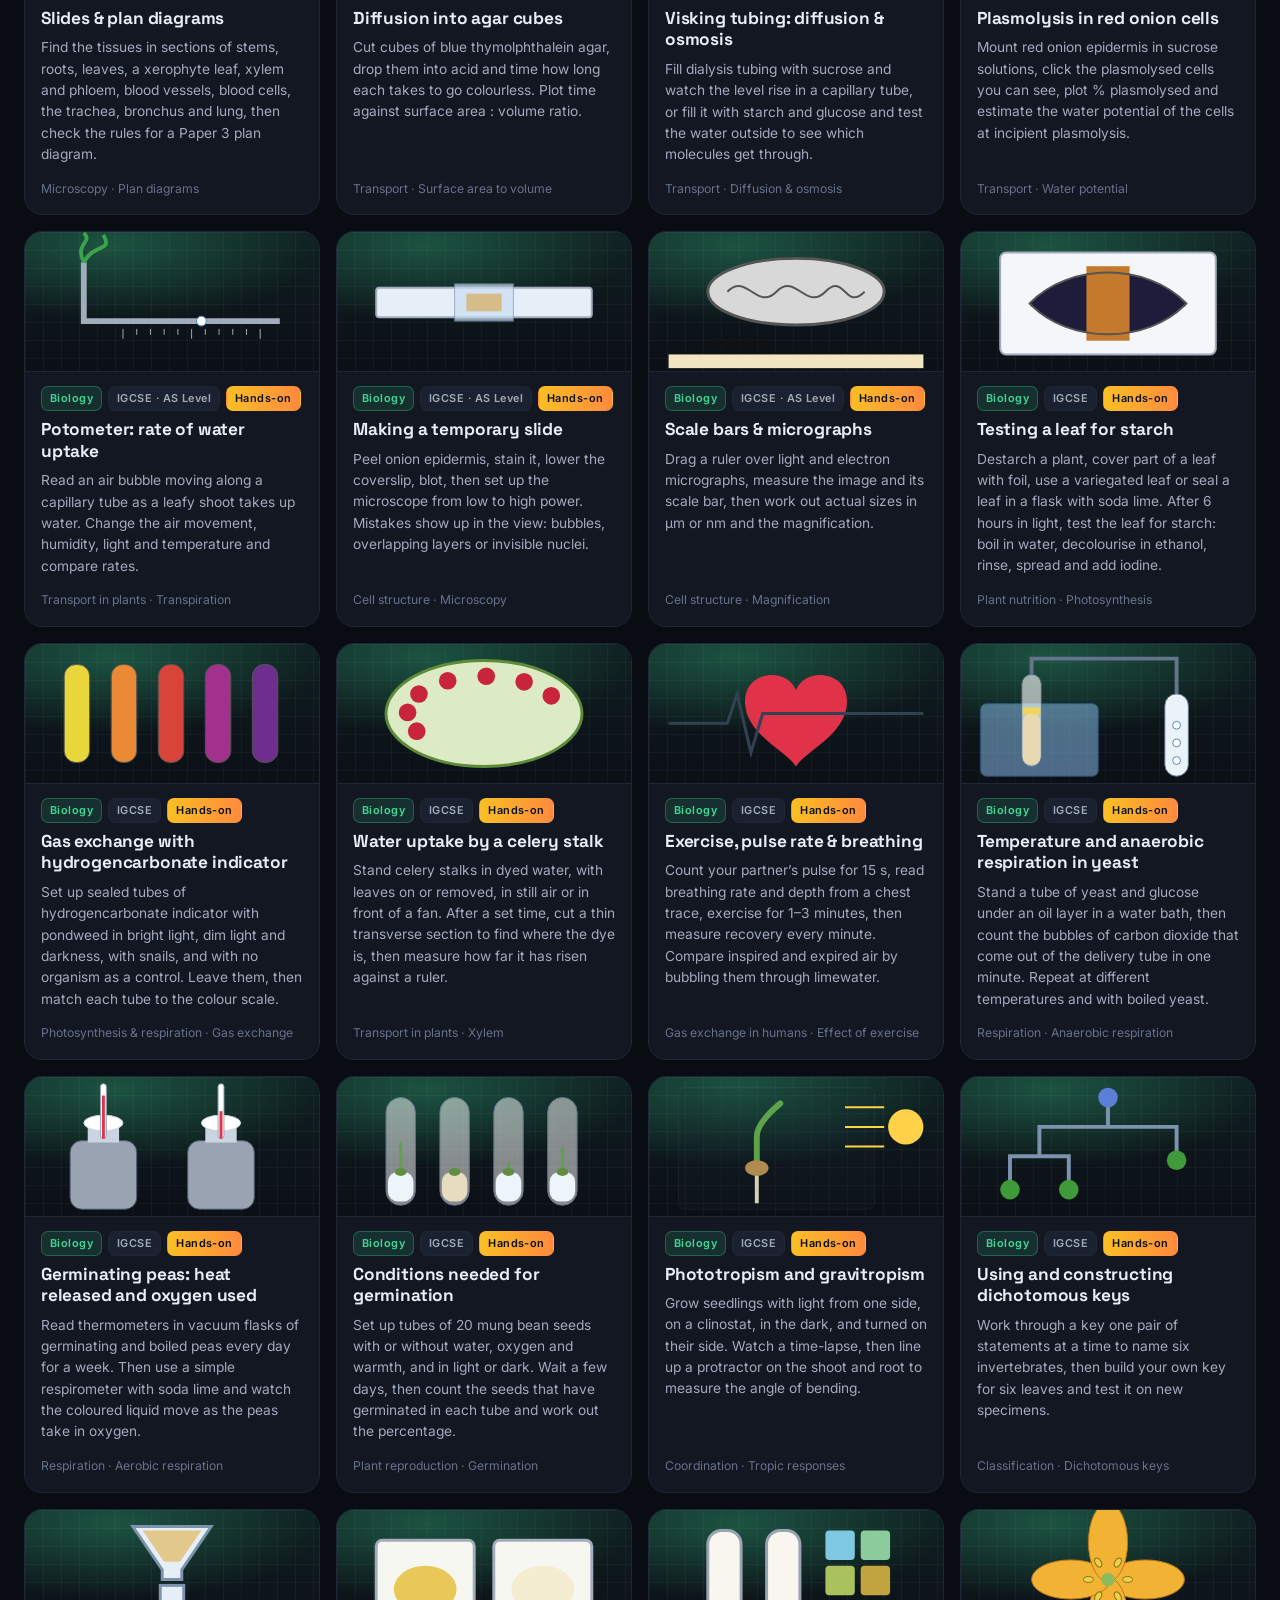
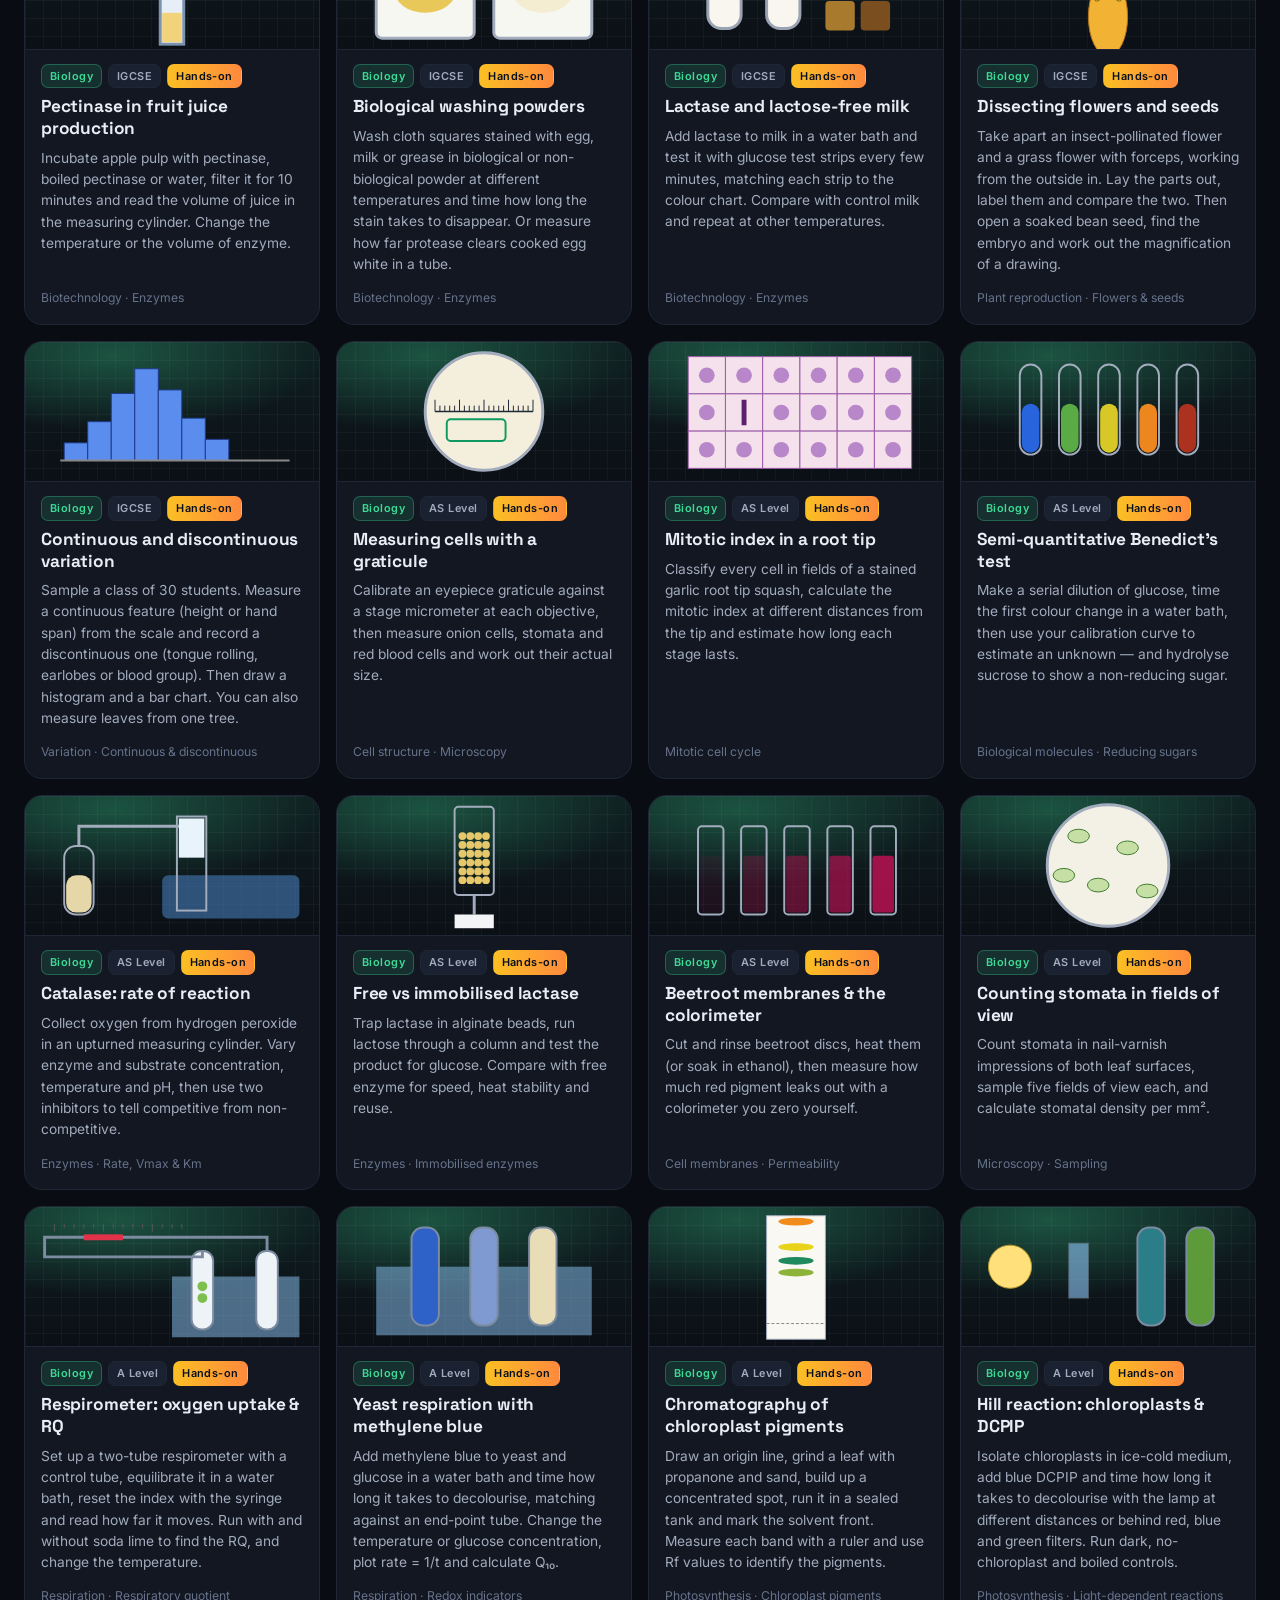
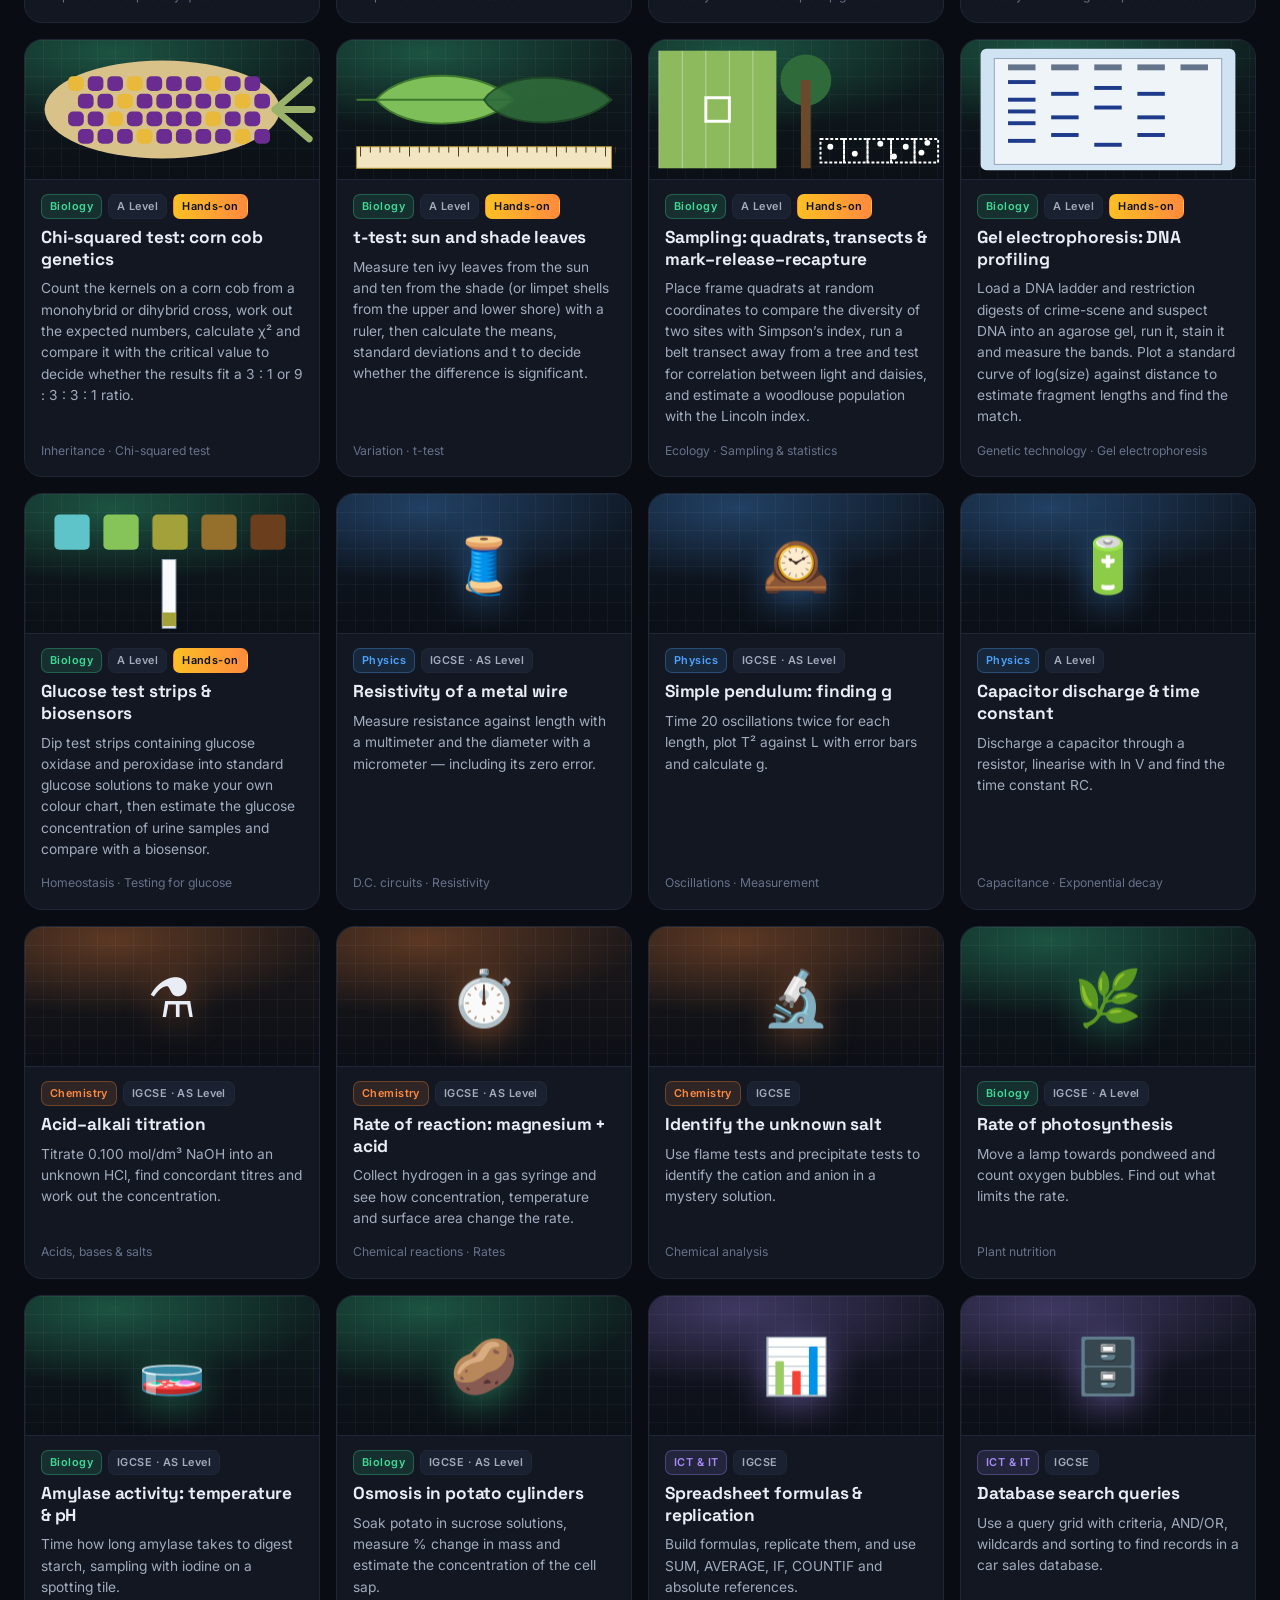
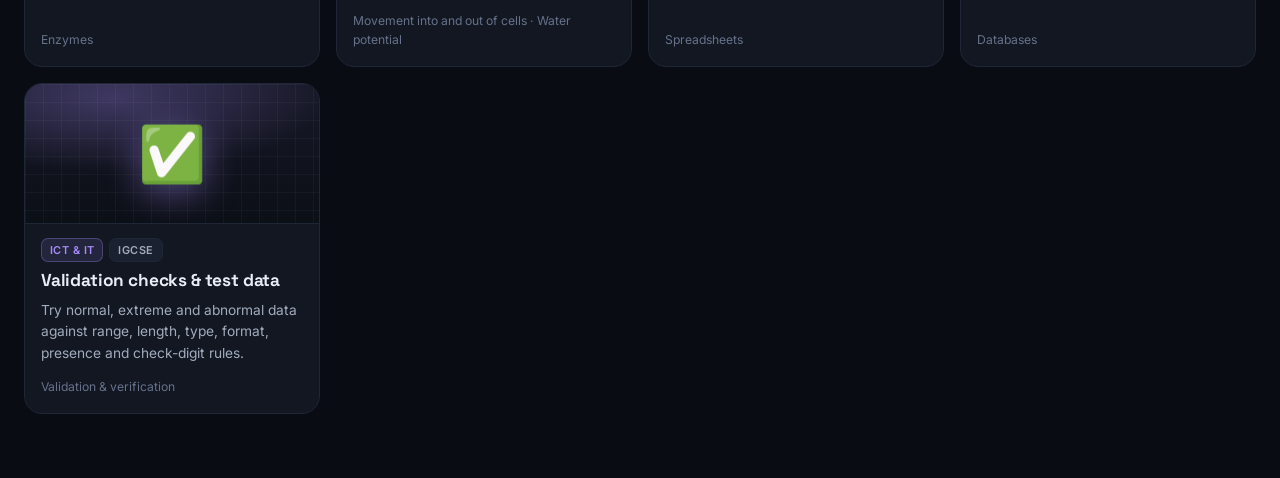
<file: virtual-lab/index.html>
<!DOCTYPE html>
<html lang="en">
<head>
<meta charset="UTF-8">
<title>Insight Labs</title>
<meta http-equiv="refresh" content="0; url=../">
<script>location.replace("../" + location.hash);</script>
</head>
<body><p>The Virtual Lab has moved to the <a href="../">Insight Labs home page</a>.</p></body>
</html>
</file>
<file: lab.css>
/* ═══════════════════════════════════════════════════════════
   VIRTUAL SCIENCE LAB — design tokens
   Dark by default; light via [data-mode="light"].
   Each subject sets its own accent through [data-subject].
═══════════════════════════════════════════════════════════ */
*,*::before,*::after{margin:0;padding:0;box-sizing:border-box;}
:root,[data-mode="dark"]{
  --bg:#090C12; --bg2:#0E121A; --bg-card:#121722; --bg-hov:#1A2130; --bg-inset:#0B0F16;
  --txt:#E9EDF5; --txt2:#A2ACBD; --txt3:#66728A; --brd:#1F2736; --brd2:#2C3647;
  --accent:#7DD3FC; --sec:#2DD4BF; --hi:#FF5C7A; --tri:#FBBF24;
  --glow:0 0 0 1px color-mix(in srgb,var(--accent) 35%,transparent),0 10px 40px -10px color-mix(in srgb,var(--accent) 45%,transparent);
  --sh-sm:0 1px 2px rgba(0,0,0,.4); --sh-md:0 12px 32px -12px rgba(0,0,0,.6);
  --r:12px; --rl:18px;
  --grid:rgba(255,255,255,.035);
  color-scheme:dark;
}
[data-mode="light"]{
  --bg:#F3F5F9; --bg2:#E9EDF4; --bg-card:#FFFFFF; --bg-hov:#EEF1F6; --bg-inset:#F6F8FB;
  --txt:#0E1420; --txt2:#4B5568; --txt3:#8A93A6; --brd:#E0E5ED; --brd2:#CDD4DF;
  --accent:#0B7FB5; --sec:#0E9F8E; --hi:#E0335A; --tri:#B97F00;
  --sh-sm:0 1px 2px rgba(15,25,40,.06); --sh-md:0 14px 34px -14px rgba(15,25,40,.25);
  --grid:rgba(10,20,40,.05);
  color-scheme:light;
}
[data-subject="physics"]{--accent:#4DA3FF;} [data-mode="light"][data-subject="physics"]{--accent:#1D6FE0;}
[data-subject="chemistry"]{--accent:#FF8A3D;} [data-mode="light"][data-subject="chemistry"]{--accent:#D85A0A;}
[data-subject="biology"]{--accent:#3DDC97;} [data-mode="light"][data-subject="biology"]{--accent:#0F9A62;}
[data-subject="ict"]{--accent:#A78BFA;} [data-mode="light"][data-subject="ict"]{--accent:#6D3FD6;}
:root{
  --accent-lt:color-mix(in srgb,var(--accent) 15%,transparent);
  --accent-hv:color-mix(in srgb,var(--accent) 80%,#fff);
  --sec-lt:color-mix(in srgb,var(--sec) 15%,transparent);
  --hi-lt:color-mix(in srgb,var(--hi) 15%,transparent);
  --tri-lt:color-mix(in srgb,var(--tri) 15%,transparent);
  --on-accent:#06101C;
}
[data-mode="light"]{--on-accent:#fff;}
[data-mode] *{--accent-lt:color-mix(in srgb,var(--accent) 15%,transparent);--accent-hv:color-mix(in srgb,var(--accent) 80%,#fff);}

body{font-family:'Inter',system-ui,sans-serif;background:var(--bg);color:var(--txt);line-height:1.55;min-height:100vh;-webkit-font-smoothing:antialiased;}
a{color:var(--accent);}
button,input,select{font:inherit;color:inherit;}
h1,h2,h3,h4{font-family:'Space Grotesk','Inter',sans-serif;letter-spacing:-.01em;}
.wrap{max-width:1440px;margin:0 auto;padding:0 24px 64px;}
:focus-visible{outline:2px solid var(--accent);outline-offset:2px;}

/* ═══════ NAV ═══════ */
.nav{position:sticky;top:0;z-index:50;display:flex;align-items:center;gap:16px;padding:12px 24px;background:color-mix(in srgb,var(--bg) 82%,transparent);backdrop-filter:blur(14px);border-bottom:1px solid var(--brd);}
.brand{display:flex;align-items:center;gap:10px;font-family:'Space Grotesk',sans-serif;font-weight:700;font-size:1.05rem;color:var(--txt);text-decoration:none;}
.brand-txt{display:flex;flex-direction:column;line-height:1.1;}
.brand-txt small{font-family:'Inter',sans-serif;font-size:.68rem;font-weight:500;color:var(--txt3);letter-spacing:.02em;}
.logo{width:34px;height:34px;border-radius:10px;display:grid;place-items:center;color:var(--accent);background:var(--accent-lt);box-shadow:inset 0 0 0 1px color-mix(in srgb,var(--accent) 35%,transparent);}
.logo svg{width:20px;height:20px;}
.mode-btn{margin-left:auto;width:38px;height:38px;border-radius:10px;border:1px solid var(--brd);background:var(--bg-card);display:grid;place-items:center;cursor:pointer;color:var(--txt2);}
.mode-btn:hover{color:var(--txt);border-color:var(--brd2);}
.mode-btn svg{width:18px;height:18px;}
[data-mode="dark"] .i-moon,[data-mode="light"] .i-sun{display:none;}

/* ═══════ HUB ═══════ */
.hub-hero{display:grid;grid-template-columns:1.2fr 1fr;gap:32px;align-items:center;padding:48px 0 28px;}
.eyebrow{display:inline-block;font-size:.72rem;font-weight:600;letter-spacing:.14em;text-transform:uppercase;color:var(--accent);margin-bottom:14px;}
.hub-hero h1{font-size:clamp(2.4rem,5.5vw,4rem);line-height:1.02;letter-spacing:-.035em;margin-bottom:16px;
  background:linear-gradient(120deg,var(--txt) 30%,color-mix(in srgb,var(--accent) 70%,var(--txt)));-webkit-background-clip:text;background-clip:text;color:transparent;}
.hub-hero p{font-size:1.08rem;color:var(--txt2);max-width:560px;}
.hub-stats{display:flex;flex-wrap:wrap;gap:8px 22px;margin-top:22px;color:var(--txt3);font-size:.9rem;}
.hub-stats b{color:var(--txt);font-family:'Space Grotesk',sans-serif;font-size:1.25rem;margin-right:4px;}
.hub-art{color:var(--txt);}
.hub-art svg{width:100%;max-height:260px;}

.subj-tiles{display:grid;grid-template-columns:repeat(5,1fr);gap:12px;margin-bottom:18px;}
.subj-tile{--accent:#7DD3FC;display:flex;align-items:center;gap:12px;padding:14px 16px;border-radius:14px;background:var(--bg-card);border:1px solid var(--brd);color:var(--txt);text-decoration:none;transition:border-color .2s,transform .15s,box-shadow .2s;}
.subj-tile[data-s="physics"]{--accent:#4DA3FF;} .subj-tile[data-s="chemistry"]{--accent:#FF8A3D;} .subj-tile[data-s="biology"]{--accent:#3DDC97;} .subj-tile[data-s="ict"]{--accent:#A78BFA;}
[data-mode="light"] .subj-tile[data-s="physics"]{--accent:#1D6FE0;} [data-mode="light"] .subj-tile[data-s="chemistry"]{--accent:#D85A0A;} [data-mode="light"] .subj-tile[data-s="biology"]{--accent:#0F9A62;} [data-mode="light"] .subj-tile[data-s="ict"]{--accent:#6D3FD6;}
[data-mode="light"] .subj-tile[data-s="all"]{--accent:#0B7FB5;}
.subj-tile:hover{transform:translateY(-2px);border-color:color-mix(in srgb,var(--accent) 50%,var(--brd));}
.subj-tile.on{border-color:var(--accent);box-shadow:var(--glow);}
.subj-ico{width:38px;height:38px;flex:none;border-radius:11px;display:grid;place-items:center;color:var(--accent);background:color-mix(in srgb,var(--accent) 15%,transparent);}
.subj-ico svg{width:22px;height:22px;}
.subj-name{font-weight:600;font-size:.95rem;}
.subj-n{margin-left:auto;font-family:'JetBrains Mono',monospace;font-size:.8rem;color:var(--txt3);}

.filter-row{display:flex;flex-wrap:wrap;align-items:center;gap:12px;margin-bottom:20px;}
.segmented{display:inline-flex;padding:4px;border-radius:12px;background:var(--bg-card);border:1px solid var(--brd);gap:2px;}
.segmented button{border:0;background:none;padding:7px 14px;border-radius:9px;font-size:.86rem;font-weight:500;color:var(--txt2);cursor:pointer;}
.segmented button:hover{color:var(--txt);}
.segmented button.on{background:var(--accent);color:var(--on-accent);font-weight:600;}
.search{display:flex;align-items:center;gap:8px;flex:1;min-width:200px;max-width:380px;padding:0 12px;height:42px;border-radius:12px;background:var(--bg-card);border:1px solid var(--brd);color:var(--txt3);}
.search svg{width:16px;height:16px;flex:none;}
.search input{border:0;background:none;outline:none;width:100%;color:var(--txt);font-size:.92rem;}
.filter-row .count{margin-left:auto;color:var(--txt3);font-size:.85rem;}

.card-grid{display:grid;grid-template-columns:repeat(auto-fill,minmax(270px,1fr));gap:16px;}
.lab-card{--accent:#7DD3FC;display:flex;flex-direction:column;border-radius:var(--rl);background:var(--bg-card);border:1px solid var(--brd);overflow:hidden;color:var(--txt);text-decoration:none;transition:transform .18s,border-color .2s,box-shadow .25s;}
.lab-card[data-s="physics"]{--accent:#4DA3FF;} .lab-card[data-s="chemistry"]{--accent:#FF8A3D;} .lab-card[data-s="biology"]{--accent:#3DDC97;} .lab-card[data-s="ict"]{--accent:#A78BFA;}
[data-mode="light"] .lab-card[data-s="physics"]{--accent:#1D6FE0;} [data-mode="light"] .lab-card[data-s="chemistry"]{--accent:#D85A0A;} [data-mode="light"] .lab-card[data-s="biology"]{--accent:#0F9A62;} [data-mode="light"] .lab-card[data-s="ict"]{--accent:#6D3FD6;}
.lab-card:hover{transform:translateY(-3px);border-color:color-mix(in srgb,var(--accent) 55%,var(--brd));box-shadow:var(--glow);}
.lab-thumb{position:relative;height:140px;display:grid;place-items:center;overflow:hidden;
  background:radial-gradient(120% 90% at 30% 10%,color-mix(in srgb,var(--accent) 28%,transparent),transparent 60%),
             linear-gradient(180deg,color-mix(in srgb,var(--accent) 8%,var(--bg-inset)),var(--bg-inset));
  border-bottom:1px solid var(--brd);}
.lab-thumb::after{content:"";position:absolute;inset:0;background-image:linear-gradient(var(--grid) 1px,transparent 1px),linear-gradient(90deg,var(--grid) 1px,transparent 1px);background-size:18px 18px;pointer-events:none;}
.lab-thumb svg{width:100%;height:100%;position:relative;z-index:1;}
.thumb-ico{font-size:3.4rem;filter:drop-shadow(0 8px 18px color-mix(in srgb,var(--accent) 45%,transparent));position:relative;z-index:1;transition:transform .25s;}
.lab-card:hover .thumb-ico{transform:scale(1.08) rotate(-4deg);}
.lab-body{display:flex;flex-direction:column;gap:8px;padding:14px 16px 16px;flex:1;}
.lab-body h3{font-size:1.08rem;line-height:1.25;}
.lab-body p{font-size:.86rem;color:var(--txt2);}
.lab-foot{margin-top:auto;display:flex;justify-content:space-between;gap:8px;font-size:.76rem;color:var(--txt3);padding-top:6px;}
.lab-foot .prog{color:var(--sec);font-weight:600;}
.chips{display:flex;flex-wrap:wrap;gap:6px;}
.chip{font-size:.68rem;font-weight:600;letter-spacing:.04em;padding:3px 8px;border-radius:7px;background:var(--bg-hov);color:var(--txt2);border:1px solid var(--brd);}
.chip.subj{color:var(--accent);background:color-mix(in srgb,var(--accent) 12%,transparent);border-color:color-mix(in srgb,var(--accent) 30%,transparent);}
.chip.hot{color:#06101C;background:linear-gradient(90deg,#FBBF24,#FF8A3D);border-color:transparent;}
[data-mode="light"] .chip.hot{color:#fff;background:linear-gradient(90deg,#D98A00,#D85A0A);}

/* ═══════ EXPERIMENT PAGE ═══════ */
.exp-top{padding:22px 0 18px;}
.back-link{display:inline-block;font-size:.85rem;color:var(--txt3);text-decoration:none;margin-bottom:10px;}
.back-link:hover{color:var(--accent);}
.exp-top h1{font-size:clamp(1.6rem,3.4vw,2.4rem);letter-spacing:-.025em;margin-top:8px;}
.exp-grid{display:grid;grid-template-columns:300px minmax(0,1fr);gap:18px;align-items:start;}
.exp-side{display:flex;flex-direction:column;gap:14px;position:sticky;top:76px;max-height:calc(100vh - 92px);overflow:auto;padding-right:2px;scrollbar-width:thin;}
.exp-main{display:flex;flex-direction:column;gap:18px;min-width:0;}
.card{background:var(--bg-card);border:1px solid var(--brd);border-radius:var(--rl);padding:16px;}
.card h4{display:flex;align-items:center;gap:8px;font-size:.78rem;letter-spacing:.1em;text-transform:uppercase;color:var(--txt3);margin-bottom:12px;font-family:'Inter',sans-serif;font-weight:600;}
.card h4 .count{margin-left:auto;font-family:'JetBrains Mono',monospace;letter-spacing:0;color:var(--accent);}
.card h4 .sp{margin-left:auto;display:flex;gap:6px;align-items:center;text-transform:none;letter-spacing:0;font-weight:500;}
.aim{font-size:.9rem;color:var(--txt);}
.vars{display:grid;grid-template-columns:auto 1fr;gap:6px 10px;margin-top:12px;font-size:.8rem;}
.vars dt{font-weight:600;font-size:.7rem;letter-spacing:.04em;text-transform:uppercase;padding-top:2px;}
.vars dt.iv{color:var(--accent);} .vars dt.dv{color:var(--sec);} .vars dt.cv{color:var(--tri);}
.vars dd{color:var(--txt2);}

.checklist{list-style:none;display:flex;flex-direction:column;gap:2px;counter-reset:st;}
.checklist li{display:flex;gap:10px;align-items:flex-start;padding:7px 8px;border-radius:9px;font-size:.86rem;color:var(--txt2);transition:background .2s,color .2s;}
.checklist li .tick{flex:none;width:20px;height:20px;border-radius:50%;border:1.5px solid var(--brd2);display:grid;place-items:center;margin-top:1px;font-size:.66rem;font-weight:700;color:var(--txt3);counter-increment:st;}
.checklist:not(.challenges) li .tick::before{content:counter(st);}
.checklist li.next{background:var(--accent-lt);color:var(--txt);}
.checklist li.next .tick{border-color:var(--accent);color:var(--accent);}
.checklist li.done{color:var(--txt3);}
.checklist li.done .tick{background:var(--sec);border-color:var(--sec);color:#06101C;}
.checklist li.done .tick::before{content:"✓"!important;}
.checklist small{display:block;font-size:.76rem;color:var(--txt3);margin-top:2px;}
.checklist b{color:var(--txt);font-weight:600;}
.checklist li.done b{color:var(--txt2);text-decoration:line-through;text-decoration-color:var(--txt3);}
.challenges+.btn{margin-top:10px;}

.stage-wrap{position:relative;border-radius:20px;border:1px solid var(--brd);overflow:hidden;background:var(--bg2);box-shadow:var(--sh-md);}
.stage-bar{display:flex;align-items:center;gap:10px;padding:10px 14px;border-bottom:1px solid var(--brd);background:color-mix(in srgb,var(--bg-card) 70%,transparent);}
.stage-title{font-size:.74rem;font-weight:600;letter-spacing:.12em;text-transform:uppercase;color:var(--txt3);}
.stage-tools{margin-left:auto;display:flex;flex-wrap:wrap;gap:6px;align-items:center;}
.stage{position:relative;min-height:440px;display:flex;align-items:center;justify-content:center;padding:12px;
  background:radial-gradient(90% 70% at 50% 0%,color-mix(in srgb,var(--accent) 9%,transparent),transparent 70%),
             linear-gradient(var(--grid) 1px,transparent 1px) 0 0/24px 24px,
             linear-gradient(90deg,var(--grid) 1px,transparent 1px) 0 0/24px 24px,var(--bg2);}
.stage>svg{width:100%;height:auto;display:block;max-height:640px;user-select:none;-webkit-user-select:none;}
.stage.plain{display:block;padding:18px;background:var(--bg-card);min-height:0;overflow:auto;}
.readout{display:flex;flex-wrap:wrap;gap:8px;padding:10px 14px;border-top:1px solid var(--brd);background:color-mix(in srgb,var(--bg-card) 70%,transparent);font-size:.84rem;}
.readout:empty{display:none;}
.meter{background:var(--bg-inset);border:1px solid var(--brd);border-radius:9px;padding:5px 10px;font-family:'JetBrains Mono',monospace;font-size:.8rem;}
.meter b{font-family:'Inter',sans-serif;color:var(--txt3);font-weight:500;font-size:.72rem;margin-right:6px;}
.meter.warn{border-color:color-mix(in srgb,var(--hi) 60%,transparent);color:var(--hi);}
.meter.good{border-color:color-mix(in srgb,var(--sec) 60%,transparent);color:var(--sec);}

.notebook{display:grid;grid-template-columns:minmax(0,1fr) minmax(0,1.2fr);gap:18px;}
.notebook.solo{grid-template-columns:1fr;}
.tbl-wrap{overflow:auto;max-height:360px;margin:0 -16px -16px;}
table.rt{width:100%;border-collapse:collapse;font-size:.84rem;font-variant-numeric:tabular-nums;}
table.rt th{position:sticky;top:0;background:var(--bg-card);text-align:left;font-weight:600;font-size:.72rem;color:var(--txt3);padding:8px 12px;border-bottom:1px solid var(--brd);white-space:nowrap;}
table.rt td{padding:7px 12px;border-bottom:1px solid var(--brd);vertical-align:top;}
table.rt tbody tr:hover td{background:var(--bg-hov);}
table.rt td.x{width:1%;text-align:right;}
table.rt td.x button{border:0;background:none;cursor:pointer;color:var(--txt3);padding:0 4px;font-size:1rem;}
table.rt td.x button:hover{color:var(--hi);}
.empty{padding:24px 16px;text-align:center;color:var(--txt3);font-size:.86rem;}
.swatch{display:inline-block;flex:none;width:10px;height:10px;border-radius:3px;margin-right:6px;vertical-align:-1px;}
.graph-canvas{width:100%;height:320px;display:block;}
.graph-tools{display:flex;flex-wrap:wrap;gap:6px;}
.graph-tools label{display:flex;align-items:center;gap:4px;font-size:.7rem;color:var(--txt3);}
.graph-tools select{font-size:.76rem;padding:3px 6px;border-radius:7px;border:1px solid var(--brd);background:var(--bg-inset);}
.fit-info{font-size:.8rem;color:var(--txt2);padding-top:8px;}
.fit-info div{margin-top:3px;}
.qs .q{border-top:1px solid var(--brd);}
.qs .q:first-of-type{border-top:0;}
.qs summary{cursor:pointer;padding:10px 0;font-size:.92rem;list-style:none;}
.qs summary::-webkit-details-marker{display:none;}
.qs summary b{color:var(--accent);margin-right:6px;}
.qs summary::after{content:"Show answer";float:right;font-size:.74rem;color:var(--txt3);margin-left:10px;}
.qs details[open] summary::after{content:"Hide";}
.qs .ans{padding:0 0 12px;font-size:.88rem;color:var(--txt2);}

/* ═══════ CONTROLS ═══════ */
.ctl{margin-bottom:14px;}
.ctl:last-child{margin-bottom:0;}
.ctl label,.ctl .lbl{display:flex;justify-content:space-between;gap:8px;font-size:.82rem;font-weight:600;margin-bottom:7px;}
.ctl output{font-family:'JetBrains Mono',monospace;font-weight:500;font-size:.8rem;color:var(--accent);}
.ctl input[type=range]{width:100%;accent-color:var(--accent);}
.ctl select,.ctl input[type=text],.ctl input[type=number],.inp{width:100%;font-size:.88rem;padding:8px 10px;border-radius:9px;border:1px solid var(--brd);background:var(--bg-inset);}
.hint{font-size:.76rem;color:var(--txt3);margin-top:6px;}
.seg{display:flex;flex-wrap:wrap;gap:4px;padding:3px;border-radius:10px;background:var(--bg-inset);border:1px solid var(--brd);}
.seg button{flex:1 1 auto;border:0;background:none;cursor:pointer;font-size:.8rem;padding:6px 8px;border-radius:7px;color:var(--txt2);}
.seg button:hover{color:var(--txt);}
.seg button.on{background:var(--accent-lt);color:var(--accent);font-weight:600;box-shadow:inset 0 0 0 1px color-mix(in srgb,var(--accent) 40%,transparent);}
.btns{display:flex;flex-wrap:wrap;gap:6px;}
.btn{display:inline-flex;align-items:center;justify-content:center;gap:6px;font-size:.84rem;font-weight:600;padding:9px 14px;border-radius:10px;border:1px solid var(--brd2);background:var(--bg-hov);cursor:pointer;transition:all .15s;}
.btn:hover{border-color:var(--accent);color:var(--accent);}
.btn.primary{background:var(--accent);border-color:var(--accent);color:var(--on-accent);box-shadow:0 6px 20px -8px var(--accent);}
.btn.primary:hover{background:var(--accent-hv);color:var(--on-accent);}
.btn.ghost{background:transparent;border-color:var(--brd);}
.btn.small{font-size:.76rem;padding:5px 10px;border-radius:8px;}
.btn.block{display:flex;width:100%;}
.btn[disabled]{opacity:.4;pointer-events:none;}
.note{font-size:.84rem;padding:9px 12px;border-radius:10px;background:var(--accent-lt);border:1px solid color-mix(in srgb,var(--accent) 30%,transparent);}
.note.ok{background:var(--sec-lt);border-color:color-mix(in srgb,var(--sec) 45%,transparent);}
.note.bad{background:var(--hi-lt);border-color:color-mix(in srgb,var(--hi) 45%,transparent);}
.toast{position:fixed;left:50%;bottom:24px;transform:translate(-50%,160%);background:var(--txt);color:var(--bg);padding:10px 18px;border-radius:12px;font-size:.88rem;font-weight:500;box-shadow:var(--sh-md);transition:transform .3s cubic-bezier(.2,.9,.3,1.2);z-index:200;max-width:calc(100vw - 32px);}
.toast.show{transform:translate(-50%,0);}

/* palette / tray used by hands-on benches */
.tray{display:flex;flex-wrap:wrap;gap:8px;}
.tray-item{display:flex;flex-direction:column;align-items:center;gap:4px;width:76px;padding:8px 4px 6px;border-radius:12px;border:1px solid var(--brd);background:var(--bg-inset);cursor:grab;font-size:.7rem;color:var(--txt2);touch-action:none;user-select:none;transition:border-color .15s,transform .15s;}
.tray-item:hover{border-color:var(--accent);color:var(--txt);transform:translateY(-1px);}
.tray-item.on{border-color:var(--accent);background:var(--accent-lt);color:var(--accent);}
.tray-item svg{width:58px;height:36px;}
.kbd{font-family:'JetBrains Mono',monospace;font-size:.72rem;padding:1px 5px;border-radius:5px;border:1px solid var(--brd2);background:var(--bg-inset);}

/* stage SVG helpers (shared by all experiments) */
.stage .ink{fill:none;stroke:var(--txt);stroke-width:2;}
.stage .ink2{fill:none;stroke:var(--txt2);stroke-width:1.5;}
.stage .lbl{fill:var(--txt2);font-size:12px;font-family:'Inter',sans-serif;}
.stage .lblb{fill:var(--txt);font-size:13px;font-weight:600;font-family:'Inter',sans-serif;}
.stage .mono{font-family:'JetBrains Mono',monospace;}
.stage .glass{fill:color-mix(in srgb,var(--bg-card) 60%,transparent);stroke:var(--txt2);stroke-width:1.6;}
.stage .hit{cursor:pointer;}
.stage .drag{cursor:grab;}
.stage .pulse{animation:pulse 1.4s ease-in-out infinite;}
@keyframes pulse{0%,100%{opacity:.35;}50%{opacity:1;}}

/* ICT (spreadsheet / database) */
.sheet{border-collapse:collapse;font-size:.84rem;font-variant-numeric:tabular-nums;width:100%;}
.sheet th{background:var(--bg-hov);color:var(--txt3);font-weight:600;font-size:.72rem;padding:5px 6px;border:1px solid var(--brd);text-align:center;}
.sheet td{border:1px solid var(--brd);padding:0;min-width:80px;height:30px;background:var(--bg-inset);}
.sheet td div{padding:5px 8px;white-space:nowrap;overflow:hidden;text-overflow:ellipsis;max-width:170px;cursor:cell;}
.sheet td.num div{text-align:right;}
.sheet td.sel{outline:2px solid var(--accent);outline-offset:-2px;}
.sheet td.err div{color:var(--hi);}
.fbar{display:flex;gap:6px;align-items:center;margin-bottom:10px;}
.fbar .ref{min-width:3.4rem;text-align:center;font-weight:600;font-size:.85rem;padding:8px;border:1px solid var(--brd);border-radius:9px;background:var(--bg-inset);}
.fbar input{flex:1;font-family:'JetBrains Mono',monospace;}
.task-list{list-style:none;font-size:.86rem;}
.task-list li{display:flex;gap:10px;padding:8px 0;border-bottom:1px solid var(--brd);}
.task-list li:last-child{border-bottom:none;}
.task-list .tick{flex:none;width:20px;height:20px;border-radius:50%;border:1.5px solid var(--brd2);display:grid;place-items:center;font-size:.7rem;}
.task-list li.done .tick{background:var(--sec);border-color:var(--sec);color:#06101C;}
.task-list li.done span.t{color:var(--txt3);}
.qgrid{border-collapse:collapse;font-size:.8rem;width:100%;}
.qgrid th{text-align:left;color:var(--txt3);font-weight:600;font-size:.68rem;text-transform:uppercase;letter-spacing:.06em;padding:5px 6px;white-space:nowrap;}
.qgrid td{padding:3px 4px;border-top:1px solid var(--brd);}
.qgrid td:first-child{font-weight:600;white-space:nowrap;padding-right:10px;}
.qgrid input[type=text],.qgrid select{width:100%;min-width:72px;font-size:.8rem;padding:5px 7px;border-radius:7px;border:1px solid var(--brd);background:var(--bg-inset);}
.mono{font-family:'JetBrains Mono',monospace;}

/* ═══════ RESPONSIVE ═══════ */
@media (max-width:1080px){
  .exp-grid{grid-template-columns:1fr;}
  .exp-side{position:static;max-height:none;overflow:visible;order:2;display:grid;grid-template-columns:repeat(auto-fit,minmax(260px,1fr));}
  .exp-main{order:1;}
  .subj-tiles{grid-template-columns:repeat(3,1fr);}
}
@media (max-width:760px){
  .wrap{padding:0 16px 48px;}
  .nav{padding:10px 16px;}
  .hub-hero{grid-template-columns:1fr;padding:28px 0 18px;}
  .hub-art{display:none;}
  .subj-tiles{grid-template-columns:repeat(2,1fr);}
  .subj-tile{padding:10px 12px;}
  .notebook{grid-template-columns:1fr;}
  .stage{min-height:300px;padding:6px;}
  .graph-canvas{height:260px;}
  .filter-row .count{margin-left:0;}
  .segmented{overflow-x:auto;max-width:100%;}
}
</file>
